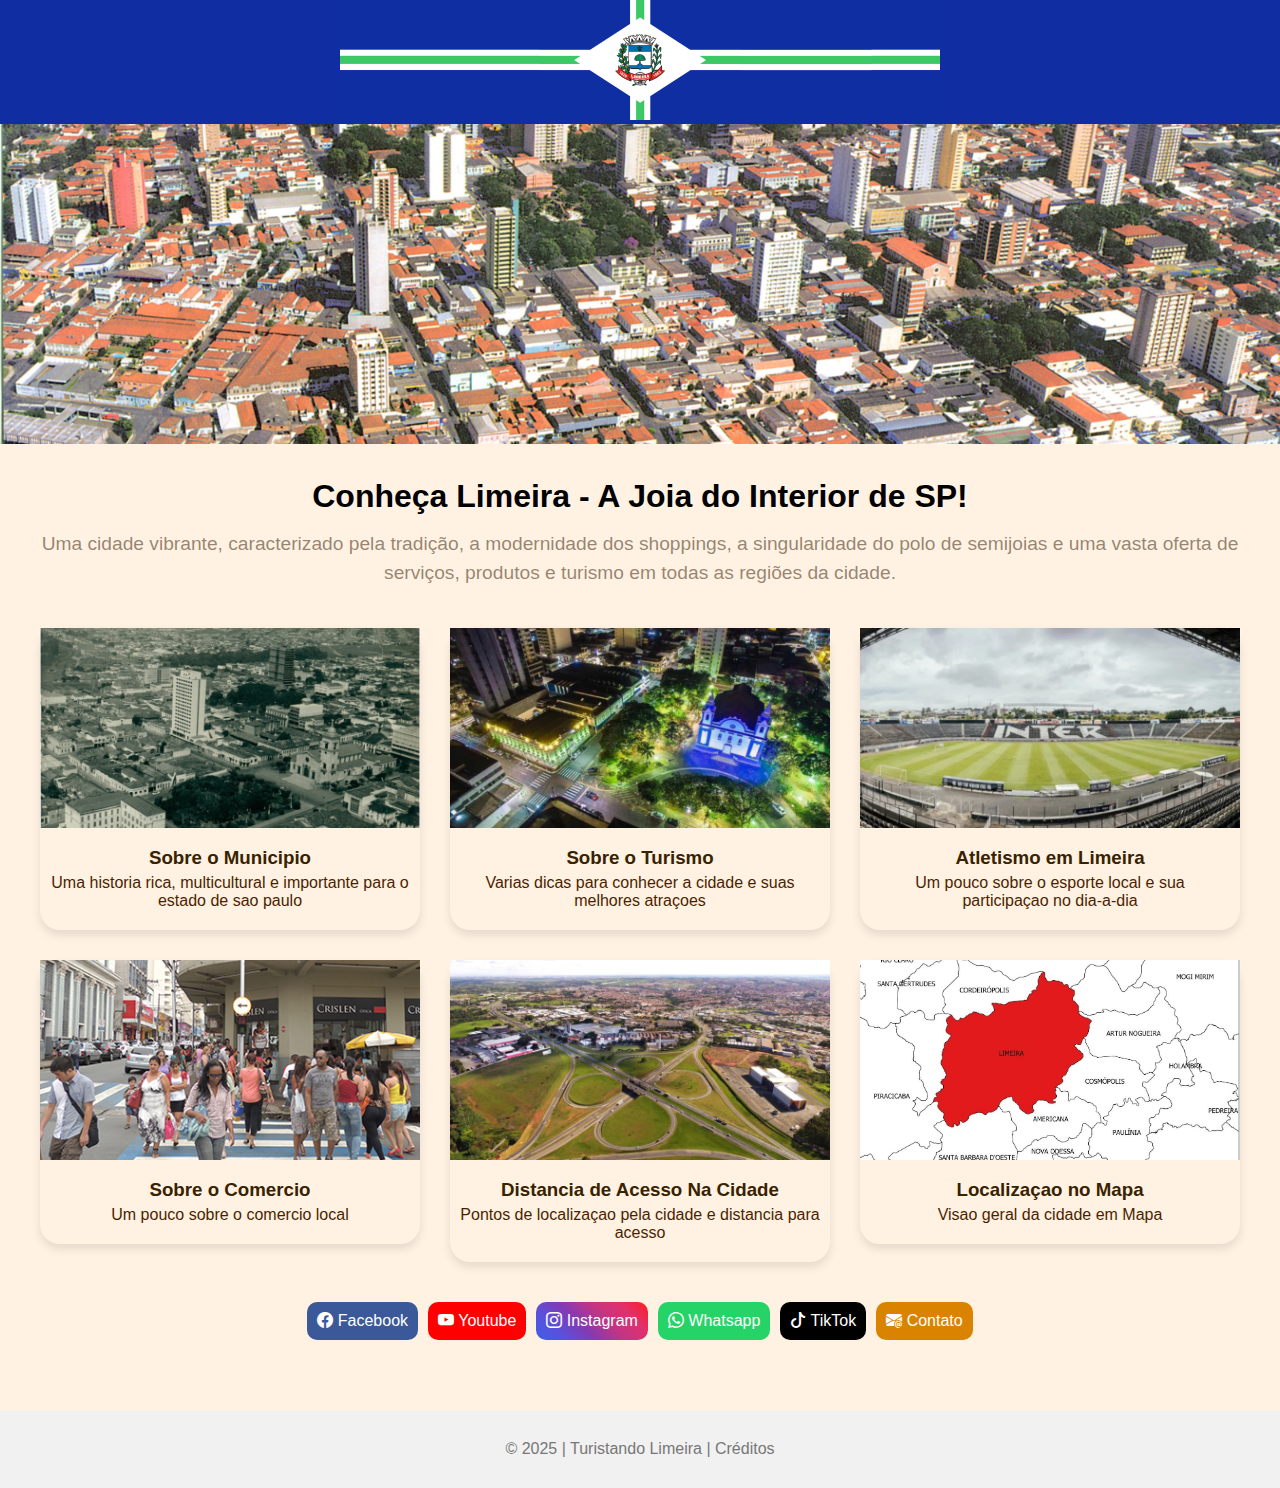
<file: index.html>
<!DOCTYPE html>
<html lang="pt-BR">

<!-- Página Inicial:
Banner com uma foto de algum ponto do município. 
Cards com links para as páginas do site. Cada card deverá ter uma imagem, o nome e uma breve descrição da página.
Botões com links para as páginas e perfis nas redes sociais. -->


<head>
    <meta charset="UTF-8">
    <meta name="viewport" content="width=device-width, initial-scale=1.0">
    <title>Turistando Limeira - Site Informativo Sobre a Cidade de Limeira</title>
    <meta name="description" content="Site informativo sobre a cidade de Limeira">
    <link rel="stylesheet" href="style.css">

</head>
<body>
    <header>
        <img src="imagens/cabecalho-bandeira.png" alt="Logo com a bandeira de limeira">
    </header>

<img class="banner" src="imagens/banner-limeira.png" alt="">

    <main>
       <section class="destaque">
            <h1>Conheça Limeira - A Joia do Interior de SP!</h1>
            <p>Uma cidade vibrante, caracterizado pela tradição, a modernidade dos shoppings, a singularidade do polo de semijoias e uma vasta oferta de serviços, produtos e turismo em todas as regiões da cidade.</p>
       </section>
       
       <section class="grid-home">

            <a href="municipio.html">
                <div class="card">
                    <img src="imagens/antiga-centro.png" alt="Imagem sobre o Municipio de limeira">
                    <h3>Sobre o Municipio</h3>
                    <p>Uma historia rica, multicultural e importante para o estado de sao paulo</p>
                </div>
            </a>
            <a href="turismo.html">
                <div class="card">
                    <img src="imagens/catedral-aereo.png" alt="Imagem sobre o Municipio de limeira">
                    <h3>Sobre o Turismo</h3>
                    <p>Varias dicas para conhecer a cidade e suas melhores atraçoes</p>
                </div>
            </a>
            <a href="esporte.html">
                <div class="card">
                    <img src="imagens/estadio-inter.png" alt="Imagem sobre o Municipio de limeira">
                    <h3>Atletismo em Limeira</h3>
                    <p>Um pouco sobre o esporte local e sua participaçao no dia-a-dia</p>
                </div>
            </a>
            <a href="comercio.html">
                <div class="card">
                    <img src="imagens/comercio.jpg" alt="Imagem sobre o Municipio de limeira">
                    <h3>Sobre o Comercio</h3>
                    <p>Um pouco sobre o comercio local</p>
                </div>
            </a>
            <a href="pontos.html">
                <div class="card">
                    <img src="imagens/acesso.png" alt="Imagem sobre o Municipio de limeira">
                    <h3>Distancia de Acesso Na Cidade</h3>
                    <p>Pontos de localizaçao pela cidade e distancia para acesso</p>
                </div>
            </a>
            <a href="localizacao.html">
                <div class="card">
                    <img src="imagens/mapa-limeira.jpg" alt="Imagem sobre o Municipio de limeira">
                    <h3>Localizaçao no Mapa</h3>
                    <p>Visao geral da cidade em Mapa</p>
                </div>
            </a>
        </section>
        
        <section class="redes-sociais">
            <a href="https://facebook.com" target="_blank"><i class="bi bi-facebook"></i> Facebook</a>
            <a href="https://youtube.com" target="_blank"><i class="bi bi-youtube"></i> Youtube</a>
            <a href="https://instagram.com" target="_blank"><i class="bi bi-instagram"></i> Instagram</a>
            <a href="https://whatsapp.com" target="_blank"><i class="bi bi-whatsapp"></i> Whatsapp</a>
            <a href="https://tiktok.com" target="_blank"><i class="bi bi-tiktok"></i> TikTok</a>
            <a href="contato.html"><i class="bi bi-envelope-at-fill"></i> Contato</a>
        </section>
    </main>

    <footer>
        &copy; 2025 | Turistando Limeira | Créditos
    </footer>

</body>
</html>
</file>
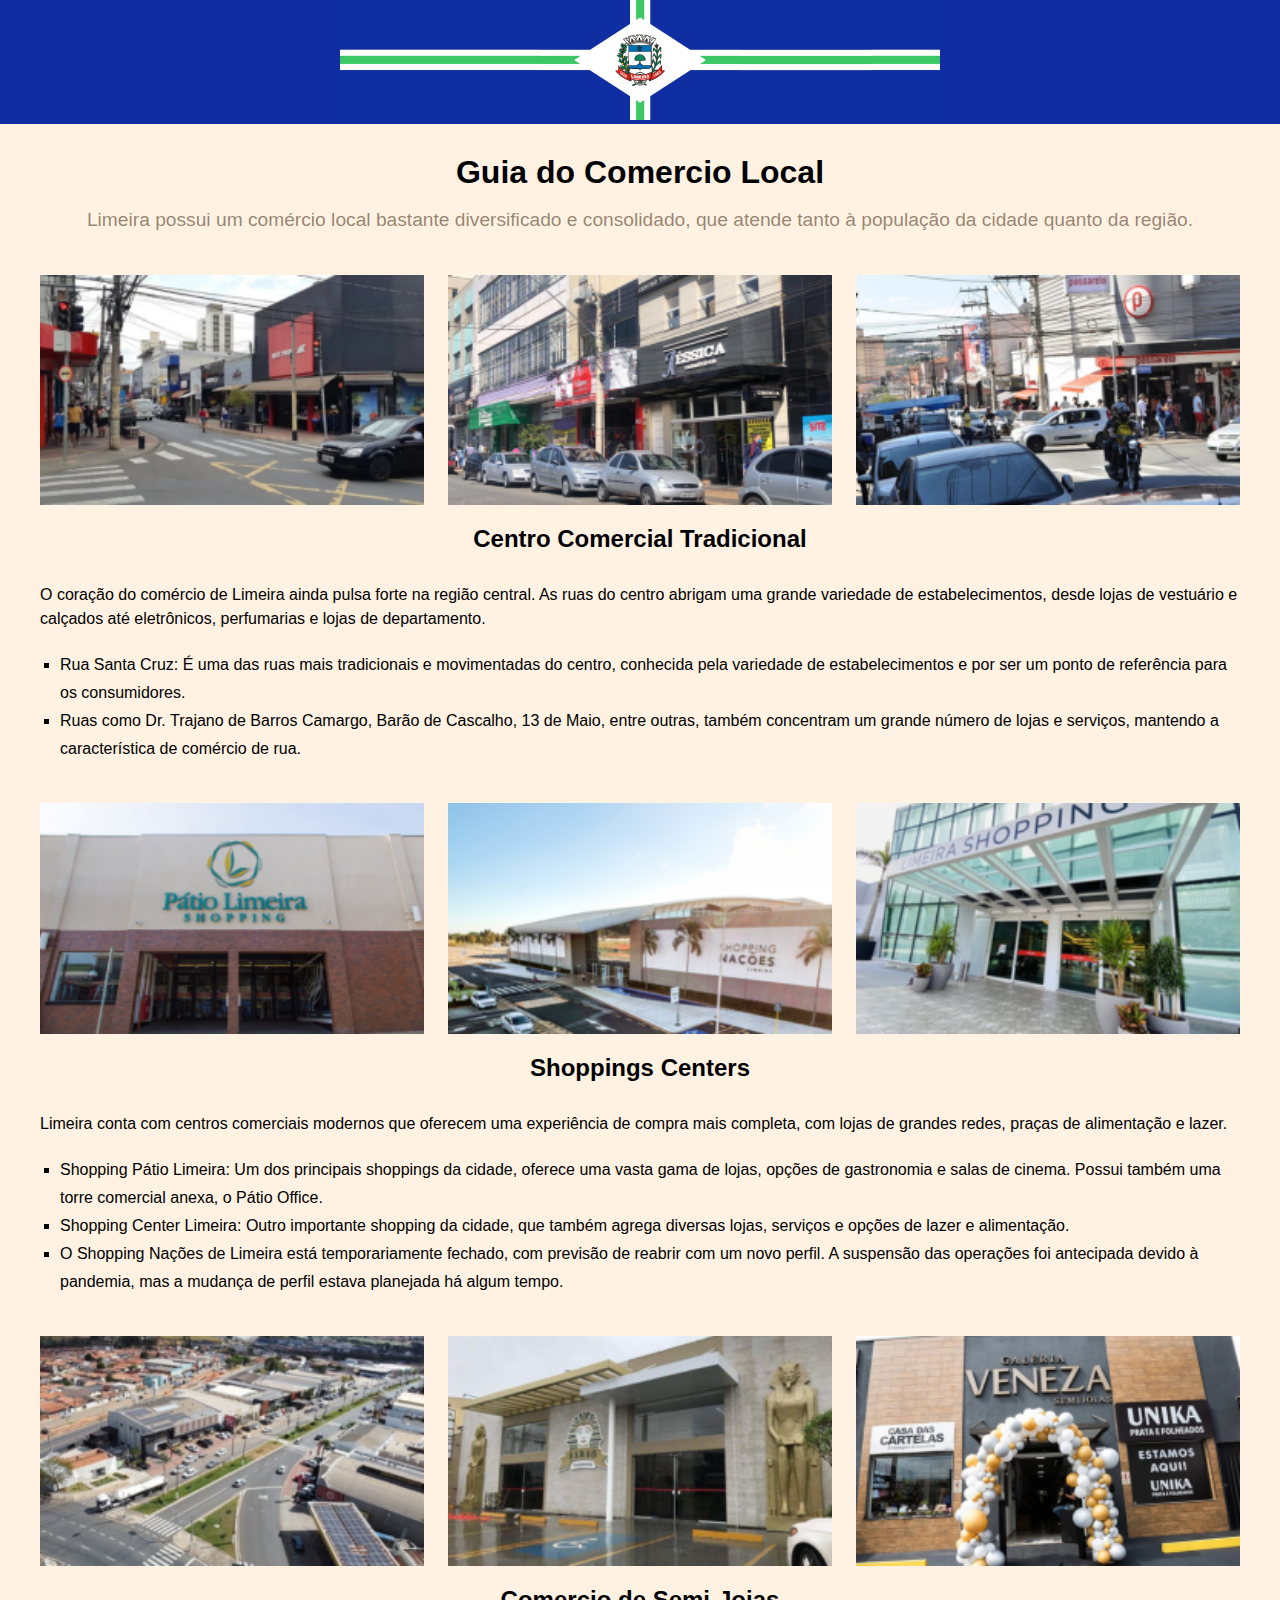
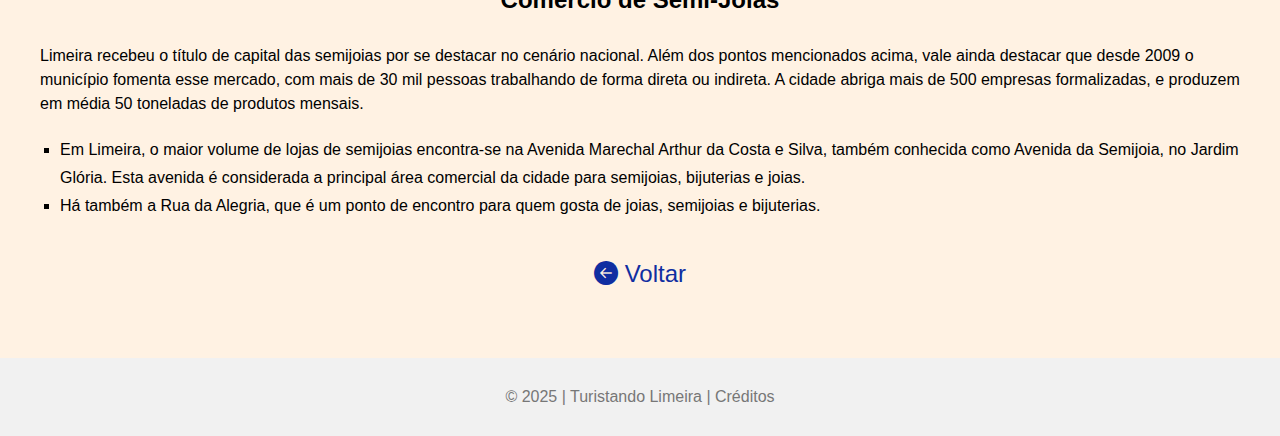
<file: comercio.html>
<!DOCTYPE html>
<html lang="pt-BR">

<!-- Comércio local
Página com informações dos principais centros de compras no município. Pode-se usar fotos, vídeos ou outros recursos.
Shopping, Principais supermercados, Outros pontos comerciais relevantes -->


<head>
    <meta charset="UTF-8">
    <meta name="viewport" content="width=device-width, initial-scale=1.0">
    <title>Turistando Limeira - Comercio Local</title>
    <meta name="description" content="Pagina com conteudo sobre a cidade de limeira">
    <link rel="stylesheet" href="style.css">
</head>

<body>
    <header>
        <img src="imagens/cabecalho-bandeira.png" alt="Cabeçalho da Pagina">
    </header>
    <main>
        <section class="destaque">
            <h1>Guia do Comercio Local</h1>
            <p>Limeira possui um comércio local bastante diversificado e consolidado, que atende tanto à população da cidade quanto da região.</p>
        </section>

        <section class="grid-comercio">
            <div class="turismo-miniatura">
                <img src="imagens/comercio-centro (1).png" alt="Imagem de Rua Movimentada na cidade de Limeira">
                <img src="imagens/comercio-centro (2).png" alt="Imagem de Rua Movimentada na cidade de Limeira">
                <img src="imagens/comercio-centro (3).png" alt="Imagem de Rua Movimentada na cidade de Limeira">
            </div>
            <div>
                 <h2>Centro Comercial Tradicional</h2>
                <p>O coração do comércio de Limeira ainda pulsa forte na região central. As ruas do centro abrigam uma grande variedade de estabelecimentos, desde lojas de vestuário e calçados até eletrônicos, perfumarias e lojas de departamento.</p>
                <ul>
                    <li>Rua Santa Cruz: É uma das ruas mais tradicionais e movimentadas do centro, conhecida pela variedade de estabelecimentos e por ser um ponto de referência para os consumidores.</li>
                    <li>Ruas como Dr. Trajano de Barros Camargo, Barão de Cascalho, 13 de Maio, entre outras, também concentram um grande número de lojas e serviços, mantendo a característica de comércio de rua.</li>
                </ul>
            </div> 
        </section>

        <section class="grid-comercio">
            <div class="turismo-miniatura">
                <img src="imagens/comercio-shopping (1).png" alt="Imagem de Faxada de Shopping Center">
                <img src="imagens/comercio-shopping (2).png" alt="Imagem de Faxada de Shopping Center">
                <img src="imagens/comercio-shopping (3).png" alt="Imagem de Faxada de Shopping Center">
            </div>
            <div>
                <h2>Shoppings Centers</h2>
            <p>Limeira conta com centros comerciais modernos que oferecem uma experiência de compra mais completa, com lojas de grandes redes, praças de alimentação e lazer.</p>
            <ul>
                <li>Shopping Pátio Limeira: Um dos principais shoppings da cidade, oferece uma vasta gama de lojas, opções de gastronomia e salas de cinema. Possui também uma torre comercial anexa, o Pátio Office.</li>
                <li>Shopping Center Limeira: Outro importante shopping da cidade, que também agrega diversas lojas, serviços e opções de lazer e alimentação.</li>
                <li>O Shopping Nações de Limeira está temporariamente fechado, com previsão de reabrir com um novo perfil. A suspensão das operações foi antecipada devido à pandemia, mas a mudança de perfil estava planejada há algum tempo. </li>
            </ul>
            </div>
        </section>

        <section class="grid-comercio">
            <div class="turismo-miniatura">
                <img src="imagens/comercio-joias (1).png" alt="Imagem de faxa de loja de semi-joias">
                <img src="imagens/comercio-joias (2).png" alt="Imagem de faxa de loja de semi-joias">
                <img src="imagens/comercio-joias (3).png" alt="Imagem de faxa de loja de semi-joias">
            </div>
            <div>
                <h2>Comercio de Semi-Joias</h2>
            <p>Limeira recebeu o título de capital das semijoias por se destacar no cenário nacional. Além dos pontos mencionados acima, vale ainda destacar que desde 2009 o município fomenta esse mercado, com mais de 30 mil pessoas trabalhando de forma direta ou indireta. A cidade abriga mais de 500 empresas formalizadas, e produzem em média 50 toneladas de produtos mensais.</p>
            <ul>
                <li>Em Limeira, o maior volume de lojas de semijoias encontra-se na Avenida Marechal Arthur da Costa e Silva, também conhecida como Avenida da Semijoia, no Jardim Glória. Esta avenida é considerada a principal área comercial da cidade para semijoias, bijuterias e joias. </li>
                <li>Há também a Rua da Alegria, que é um ponto de encontro para quem gosta de joias, semijoias e bijuterias. </li>
            </ul>
            </div>
        </section>

        <section class="voltar">
            <a href="index.html"><i class="bi bi-arrow-left-circle-fill"></i> Voltar</a>
        </section>

        <!-- <h2>Entre em Contato</h2>
        <section class="redes-sociais">
            <a href="contato.html" target="_blank"><i class="bi bi-envelope-at-fill"></i> Contato</a>
            <a href="https://facebook.com" target="_blank"><i class="bi bi-facebook"></i> Facebook</a>
            <a href="https://youtube.com" target="_blank"><i class="bi bi-youtube"></i> Youtube</a>
            <a href="https://instagram.com" target="_blank"><i class="bi bi-instagram"></i> Instagram</a>
            <a href="https://whatsapp.com" target="_blank"><i class="bi bi-whatsapp"></i> Whatsapp</a>
            <a href="https://tiktok.com" target="_blank"><i class="bi bi-tiktok"></i> TikTok</a>
        </section> -->

    </main>
    <footer>
        &copy; 2025 | Turistando Limeira | Créditos
    </footer>

</body>
</html>
</file>
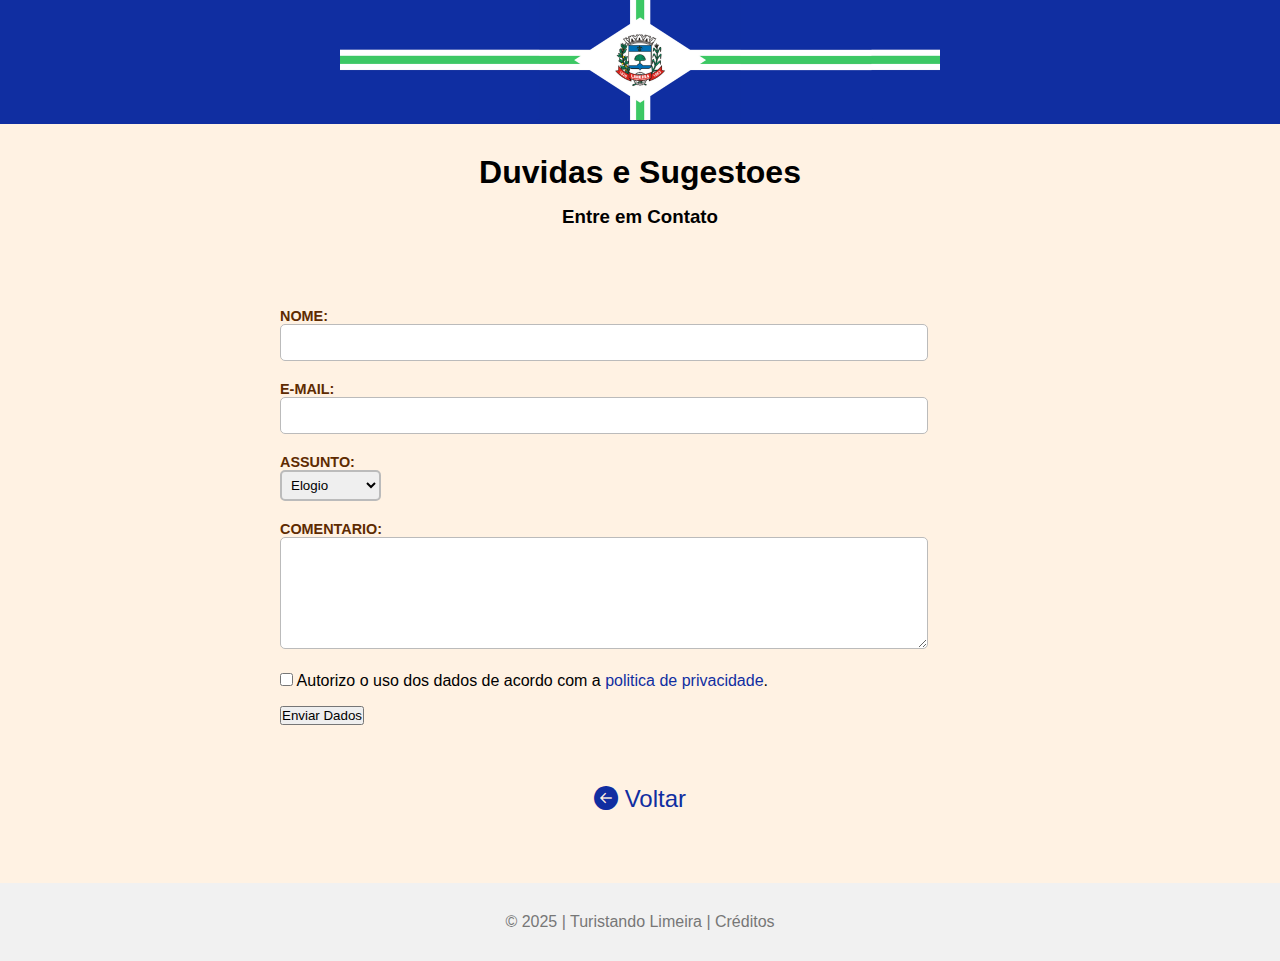
<file: contato.html>
<!DOCTYPE html>
<html lang="pt-BR">

<head>
    <meta charset="UTF-8">
    <meta name="viewport" content="width=device-width, initial-scale=1.0">
    <title>Turistando Limeira - Comercio Local</title>
    <meta name="description" content="Pagina com conteudo sobre a cidade de limeira">
    <link rel="stylesheet" href="style.css">
</head>

<body>
    <header>
        <img src="imagens/cabecalho-bandeira.png" alt="Cabeçalho da Pagina">
    </header>
    <main>
        <section class="destaque">
            <h1>Duvidas e Sugestoes</h1>
            <h3>Entre em Contato</h3>
        </section>

        <section class="grid-contato">

            <div>
                <form action="" method="post" name="form1" id="form1">
                    <div>
                        <label for="">Nome:</label>
                        <input type="text" id="nome" name="nome" required>
                    </div>

                    <div>
                        <label for="">E-mail:</label>
                        <input type="email" id="correio-eletronico" name="correio-eletronico" required>
                    </div>

                    <div>
                        <label for="">Assunto:</label>
                        <select name="assunto" id="assunto">
                            <option>- - - - - - -</option>
                            <option>Critica</option>
                            <option>Duvida</option>
                            <option>Sugestao</option>
                            <option selected>Elogio</option> <!-- seleciona como primeira opçao a ser mostrada na lista por padrao -->
                            <option>Informaçao</option>
                            <option>Outro</option>
                        </select>
                    </div>
                    <div>
                        <label for="">Comentario:</label>
                        <textarea name="comentario" id="comentario" rows="6"></textarea>
                    </div>

                    <div>
                        <input type="checkbox" name="lgpd" id="lgpd" value="sim">
                        Autorizo o uso dos dados de acordo com a <a href="#">politica de privacidade</a>.
                    </div>

                    <div>
                        <input type="submit" name="enviar" id="enviar" value="Enviar Dados"> <!-- linha de comando para botao de açao para submeter dados-->
                    </div>
                </form>
            </div>
            
        </section>

        <section class="voltar">
            <a href="index.html"><i class="bi bi-arrow-left-circle-fill"></i> Voltar</a>
        </section>

    </main>
    <footer>
       &copy; 2025 | Turistando Limeira | Créditos
    </footer>

</body>

</html>
</file>
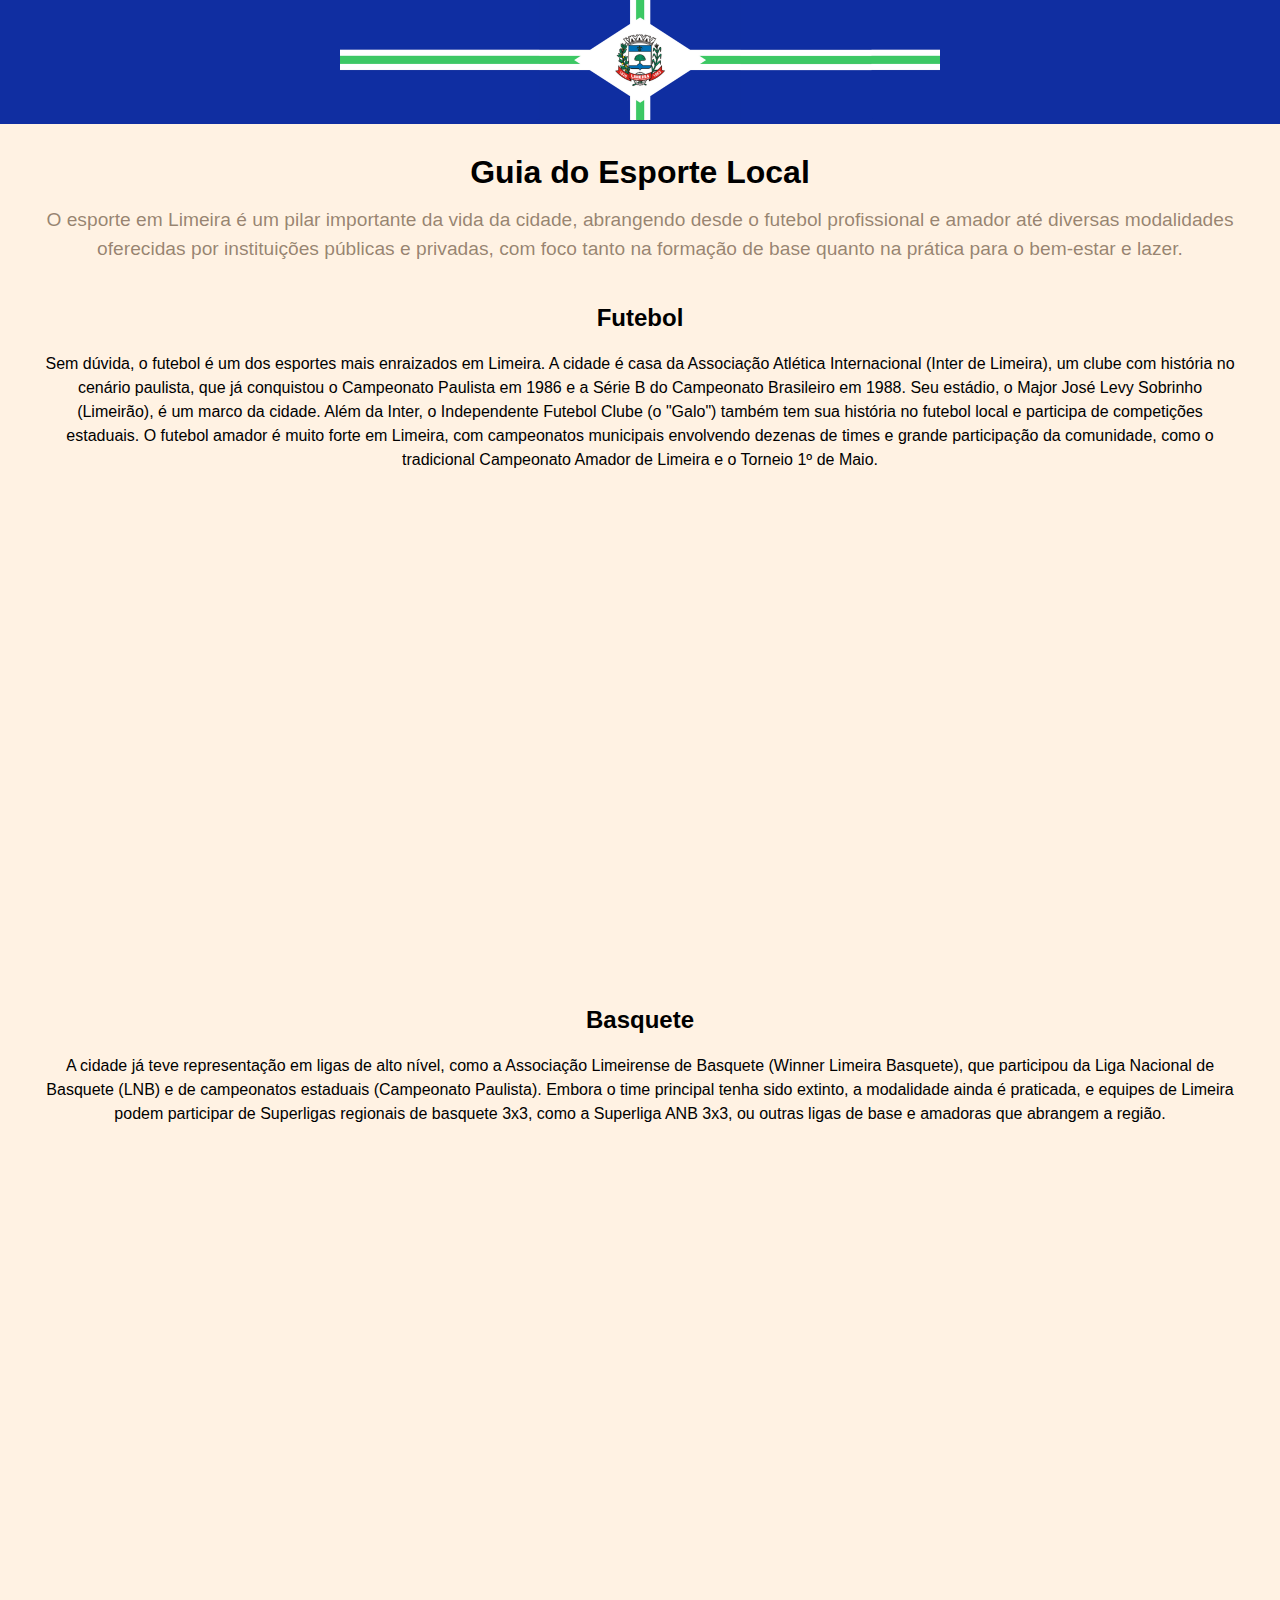
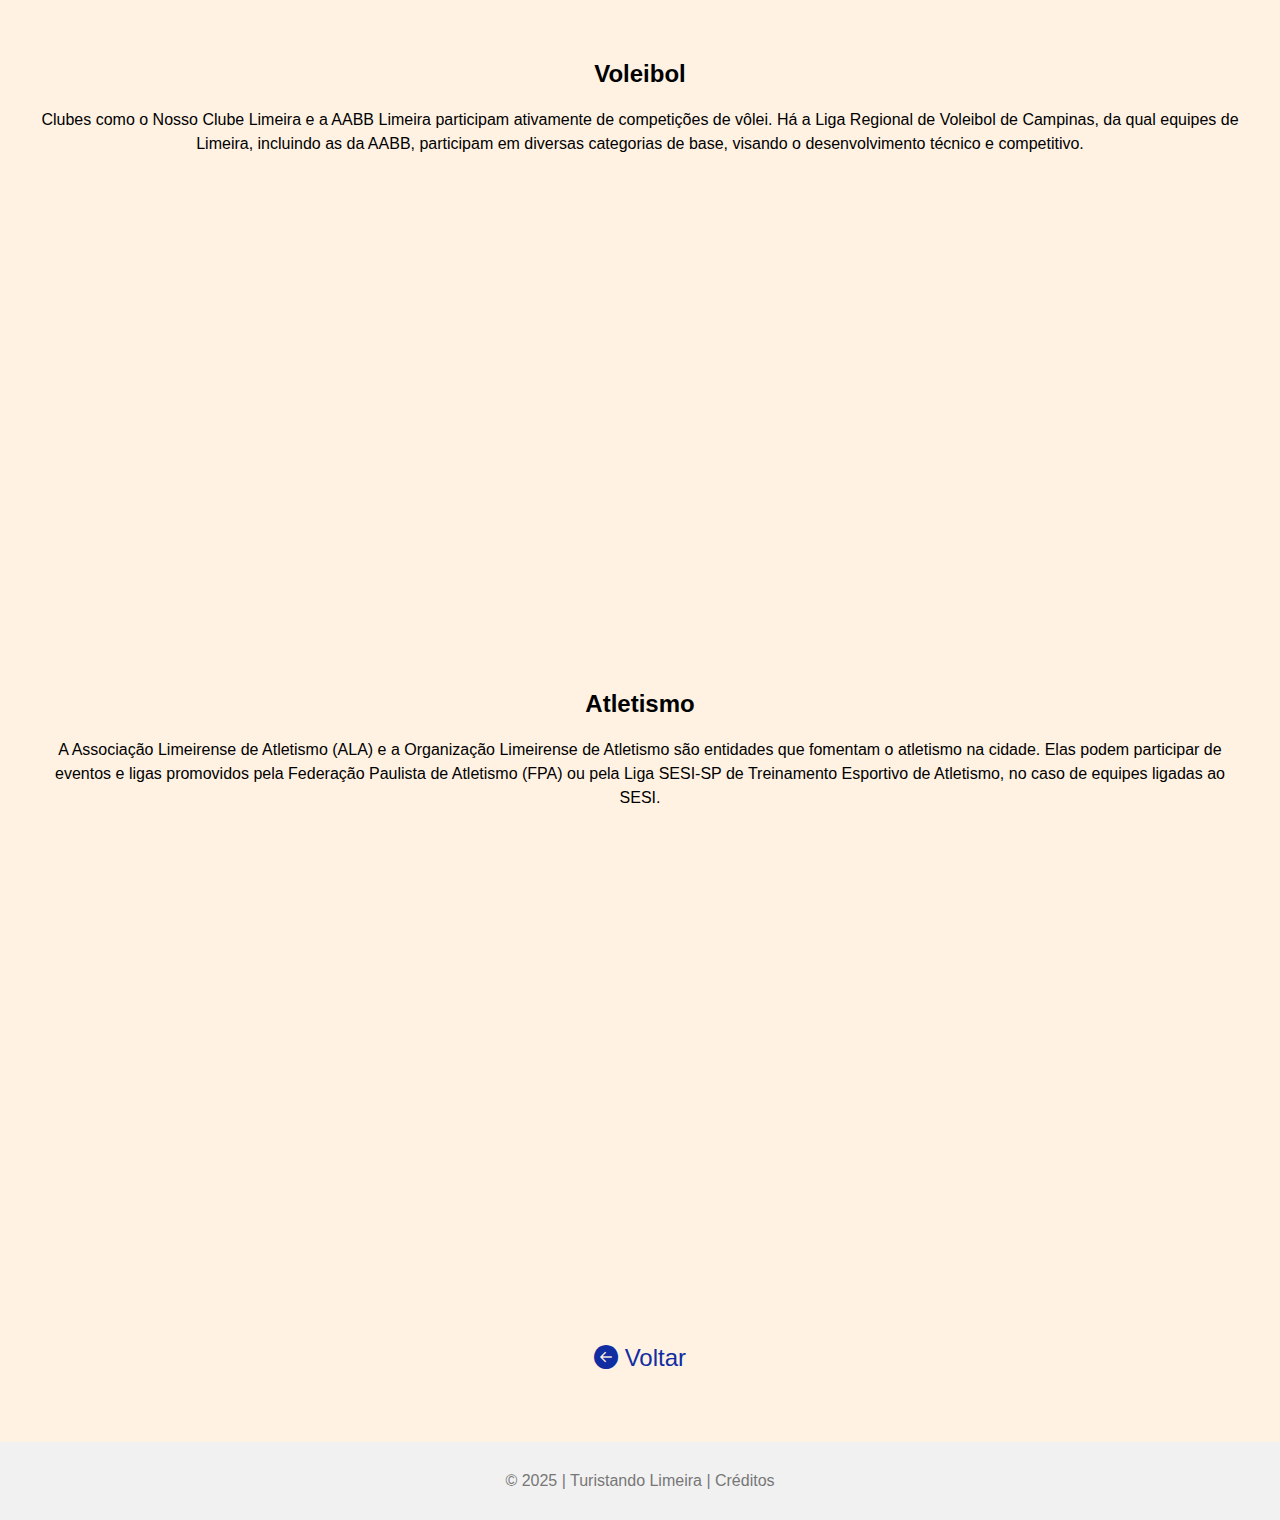
<file: esporte.html>
<!DOCTYPE html>
<html lang="pt-BR">

<!-- Esporte
Página com alguns vídeos sobre as principais modalidades esportivas com maior predomínio no município. 
Pode-se incluir fotos ou vídeos de estádios ou ginásio de esportes no município -->


<head>
    <meta charset="UTF-8">
    <meta name="viewport" content="width=device-width, initial-scale=1.0">
    <title>Turistando Limeira - Esporte Local</title>
    <meta name="description" content="Pagina com conteudo sobre a cidade de limeira">
    <link rel="stylesheet" href="style.css">
</head>

<body>
    <header>
        <img src="imagens/cabecalho-bandeira.png" alt="Cabeçalho da Pagina">
    </header>
    <main>
        <section class="destaque">
            <h1>Guia do Esporte Local</h1>
            <p>O esporte em Limeira é um pilar importante da vida da cidade, abrangendo desde o futebol profissional e
                amador até diversas modalidades oferecidas por instituições públicas e privadas, com foco tanto na
                formação de base quanto na prática para o bem-estar e lazer.</p>
        </section>
        <div>
            <section class="grid-esporte">
                <h2>Futebol</h2>
                <p>Sem dúvida, o futebol é um dos esportes mais enraizados em Limeira. A cidade é casa da Associação
                    Atlética Internacional (Inter de Limeira), um clube com história no cenário paulista, que já
                    conquistou o Campeonato Paulista em 1986 e a Série B do Campeonato Brasileiro em 1988. Seu estádio,
                    o Major José Levy Sobrinho (Limeirão), é um marco da cidade. Além da Inter, o Independente Futebol
                    Clube (o "Galo") também tem sua história no futebol local e participa de competições estaduais. O
                    futebol amador é muito forte em Limeira, com campeonatos municipais envolvendo dezenas de times e
                    grande participação da comunidade, como o tradicional Campeonato Amador de Limeira e o Torneio 1º de
                    Maio.</p>
                <iframe width="560" height="315" src="https://www.youtube.com/embed/JcVdiVbMdbw?si=sCjUxa0BQq6SN798" title="YouTube video player" frameborder="0" allow="accelerometer; autoplay; clipboard-write; encrypted-media; gyroscope; picture-in-picture; web-share" referrerpolicy="strict-origin-when-cross-origin" allowfullscreen></iframe>
            </section>

            <section class="grid-esporte">
                <h2>Basquete</h2>
                <p>A cidade já teve representação em ligas de alto nível, como a Associação Limeirense de Basquete
                    (Winner Limeira Basquete), que participou da Liga Nacional de Basquete (LNB) e de campeonatos
                    estaduais (Campeonato Paulista). Embora o time principal tenha sido extinto, a modalidade ainda é
                    praticada, e equipes de Limeira podem participar de Superligas regionais de basquete 3x3, como a
                    Superliga ANB 3x3, ou outras ligas de base e amadoras que abrangem a região.</p>
                <iframe width="560" height="315" src="https://www.youtube.com/embed/dmiko41k8JI?si=Y50FUMI9rV2_q4D3" title="YouTube video player" frameborder="0" allow="accelerometer; autoplay; clipboard-write; encrypted-media; gyroscope; picture-in-picture; web-share" referrerpolicy="strict-origin-when-cross-origin" allowfullscreen></iframe>
            </section>

            <section class="grid-esporte">
                <h2>Voleibol</h2>
                <p>Clubes como o Nosso Clube Limeira e a AABB Limeira participam ativamente de competições de vôlei. Há
                    a Liga Regional de Voleibol de Campinas, da qual equipes de Limeira, incluindo as da AABB,
                    participam em diversas categorias de base, visando o desenvolvimento técnico e competitivo.</p>
                <iframe width="560" height="315" src="https://www.youtube.com/embed/202ZJ28EruA?si=BBccT88yUKTkVvCM" title="YouTube video player" frameborder="0" allow="accelerometer; autoplay; clipboard-write; encrypted-media; gyroscope; picture-in-picture; web-share" referrerpolicy="strict-origin-when-cross-origin" allowfullscreen></iframe>
        </section>

        <section class="grid-esporte">
            <h2>Atletismo</h2>
            <p>A Associação Limeirense de Atletismo (ALA) e a Organização Limeirense de Atletismo são entidades que
                fomentam o atletismo na cidade. Elas podem participar de eventos e ligas promovidos pela Federação
                Paulista de Atletismo (FPA) ou pela Liga SESI-SP de Treinamento Esportivo de Atletismo, no caso de
                equipes ligadas ao SESI.</p>
            <iframe width="560" height="315" src="https://www.youtube.com/embed/IqEVnKj1kiI?si=a2hxnWsM1Prhstrg" title="YouTube video player" frameborder="0" allow="accelerometer; autoplay; clipboard-write; encrypted-media; gyroscope; picture-in-picture; web-share" referrerpolicy="strict-origin-when-cross-origin" allowfullscreen></iframe>
        </div>
        </section>

        <section class="voltar">
            <a href="index.html"><i class="bi bi-arrow-left-circle-fill"></i> Voltar</a>
        </section>

        <!-- <h2>Acesse Nossa Redes</h2>
        <section class="redes-sociais">
            <a href="https://facebook.com" target="_blank"><i class="bi bi-facebook"></i> Facebook</a>
            <a href="https://youtube.com" target="_blank"><i class="bi bi-youtube"></i> Youtube</a>
            <a href="https://instagram.com" target="_blank"><i class="bi bi-instagram"></i> Instagram</a>
            <a href="https://whatsapp.com" target="_blank"><i class="bi bi-whatsapp"></i> Whatsapp</a>
            <a href="https://tiktok.com" target="_blank"><i class="bi bi-tiktok"></i> TikTok</a>
        </section> -->

    </main>
    <footer>
        &copy; 2025 | Turistando Limeira | Créditos
    </footer>

</body>

</html>
</file>
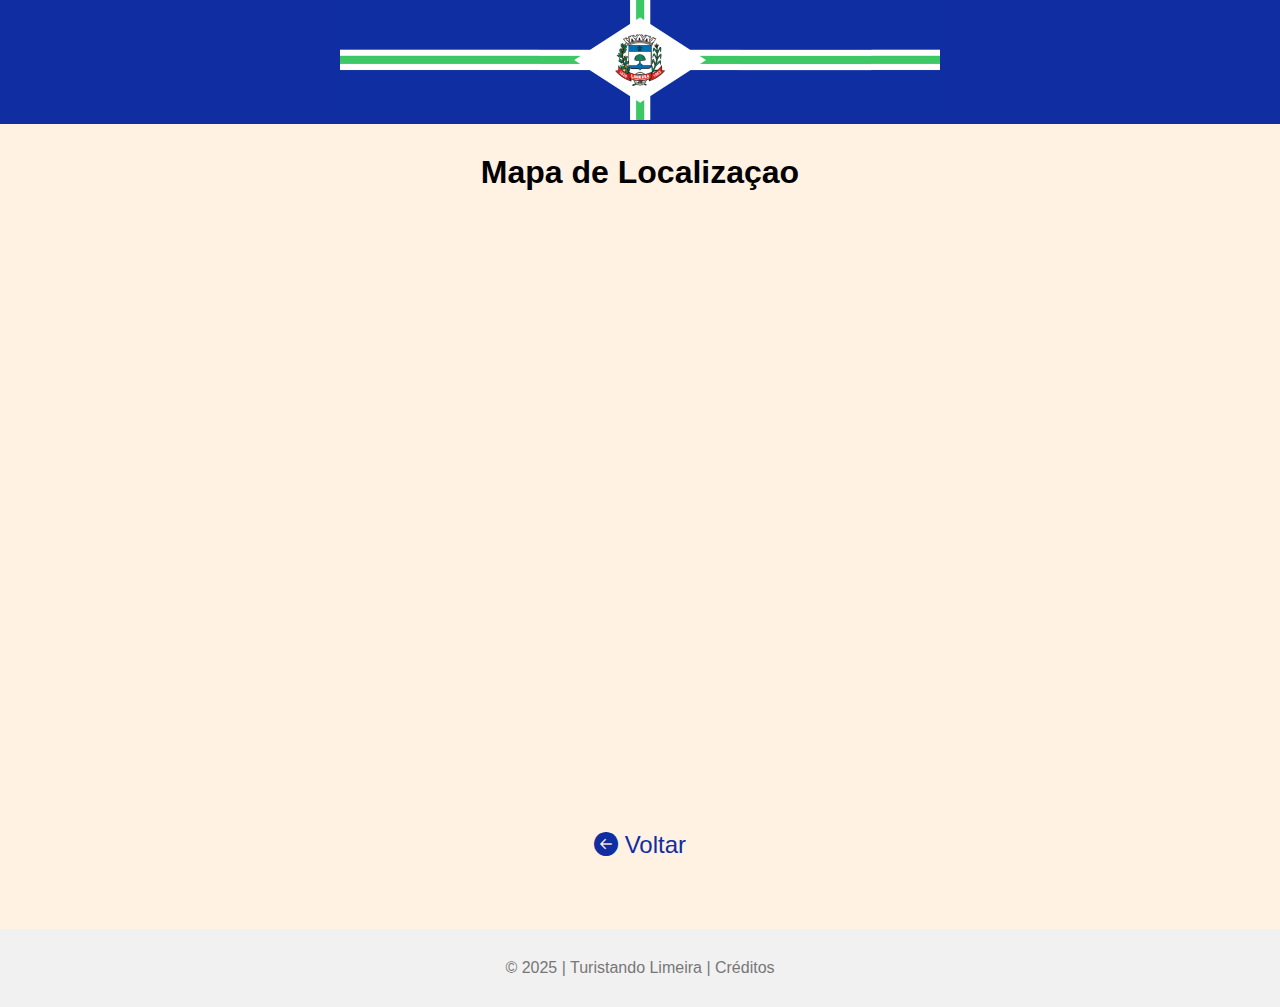
<file: localizacao.html>
<!DOCTYPE html>
<html lang="pt-BR">

<!-- Localização
Página com os seguintes mapas: Ampliado mostrando o município de Limeira, 
Reduzido mostrando apenas a cidade, Street View focando um ponto relevante da cidade -->

<head>
    <meta charset="UTF-8">
    <meta name="viewport" content="width=device-width, initial-scale=1.0">
    <title>Turistando Limeira - Localizaçao</title>
    <meta name="description" content="Pagina com conteudo sobre a cidade de limeira">
    <link rel="stylesheet" href="style.css">
</head>

<body>
    <header>
        <img src="imagens/cabecalho-bandeira.png" alt="Cabeçalho da Pagina">
    </header>
    <main>
        <section class="destaque">
            <h1>Mapa de Localizaçao</h1>

        <section class="grid-localizacao">
            <iframe src="https://www.google.com/maps/embed?pb=!1m14!1m12!1m3!1d24785.265860615717!2d-47.41080401502746!3d-22.565941451467157!2m3!1f0!2f0!3f0!3m2!1i1024!2i768!4f13.1!5e0!3m2!1spt-BR!2sbr!4v1748119634186!5m2!1spt-BR!2sbr" width="600" height="450" style="border:0;" allowfullscreen="" loading="lazy" referrerpolicy="no-referrer-when-downgrade"></iframe>
        </section>

        <section class="voltar">
            <a href="index.html"><i class="bi bi-arrow-left-circle-fill"></i> Voltar</a>
        </section>

        <!-- <h2>Acesse Nossa Redes</h2>
        <section class="redes-sociais">
            <a href="https://facebook.com" target="_blank"><i class="bi bi-facebook"></i> Facebook</a>
            <a href="https://youtube.com" target="_blank"><i class="bi bi-youtube"></i> Youtube</a>
            <a href="https://instagram.com" target="_blank"><i class="bi bi-instagram"></i> Instagram</a>
            <a href="https://whatsapp.com" target="_blank"><i class="bi bi-whatsapp"></i> Whatsapp</a>
            <a href="https://tiktok.com" target="_blank"><i class="bi bi-tiktok"></i> TikTok</a>
        </section> -->

    </main>
    <footer>
        &copy; 2025 | Turistando Limeira | Créditos
    </footer>

</body>

</html>
</file>
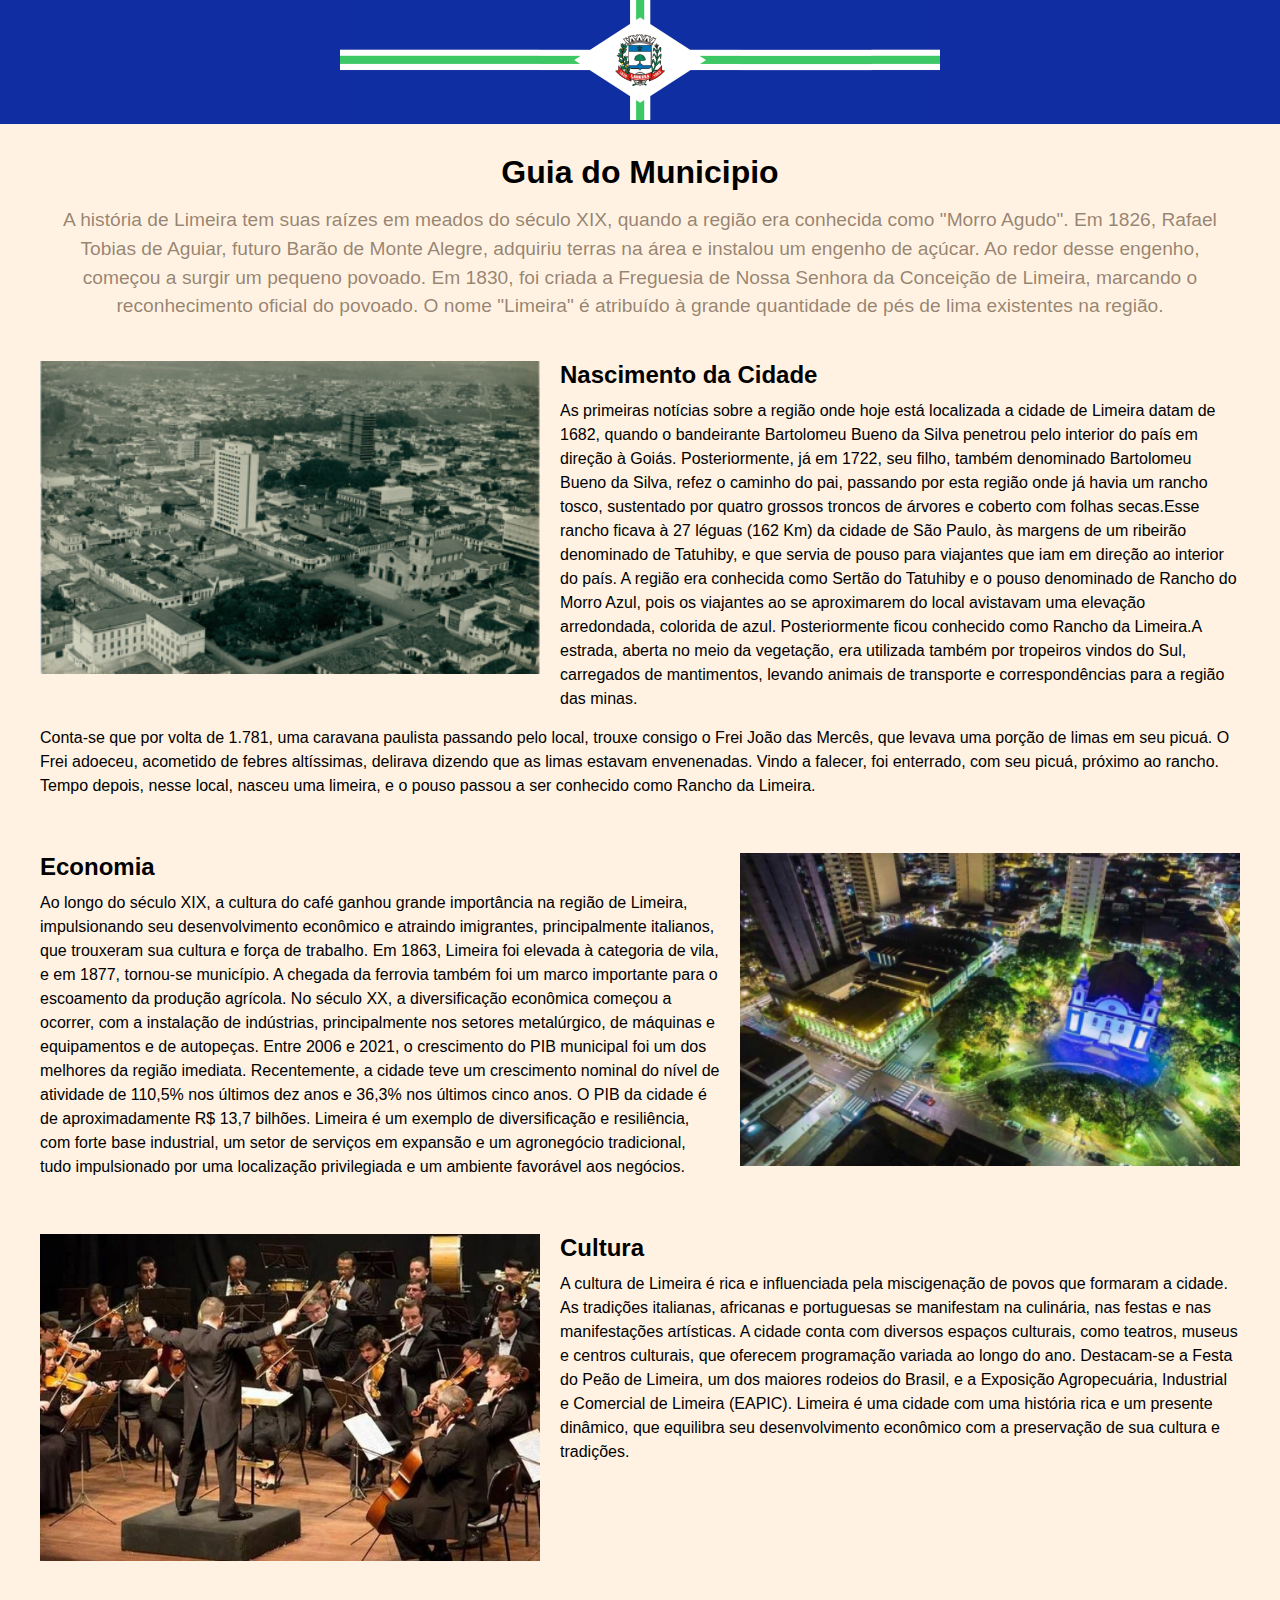
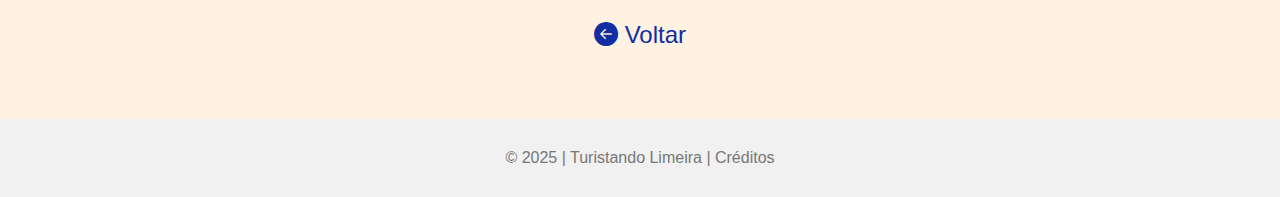
<file: municipio.html>
<!DOCTYPE html>
<html lang="pt-BR">

<!-- Sobre o município -->
<!-- •	Página com textos informativos sobre Limeira, sua história, economia e cultura, acompanhados de imagens ilustrativas
(como o Parque Cidade, a Praça Toledo Barros e o Museu Histórico). -->

<head>
    <meta charset="UTF-8">
    <meta name="viewport" content="width=device-width, initial-scale=1.0">
    <title>Turistando Limeira - Municipio de Limeira</title>
    <meta name="description" content="Pagina com conteudo sobre a cidade de limeira">
    <link rel="stylesheet" href="style.css">
</head>

<body>
    <header>
        <img src="imagens/cabecalho-bandeira.png" alt="Cabeçalho da Pagina">
    </header>

    <main>
        <section class="destaque">
            <h1>Guia do Municipio</h1>
            <p>A história de Limeira tem suas raízes em meados do século XIX, quando a região era conhecida como "Morro Agudo". Em 1826, Rafael Tobias de Aguiar, futuro Barão de Monte Alegre, adquiriu terras na área e instalou um engenho de açúcar. Ao redor desse engenho, começou a surgir um pequeno povoado. Em 1830, foi criada a Freguesia de Nossa Senhora da Conceição de Limeira, marcando o reconhecimento oficial do povoado. O nome "Limeira" é atribuído à grande quantidade de pés de lima existentes na região.</p>
        </section>

        <section class="grid-municipio">
            <div>
                <img class="foto-municipio" src="imagens/antiga-centro.png" alt="Imagem sobre o Municipio de limeira">
                <h2>Nascimento da Cidade</h2>
                <p>As primeiras notícias sobre a região onde hoje está localizada a cidade de Limeira datam de 1682, quando o bandeirante Bartolomeu Bueno da Silva penetrou pelo interior do país em direção à Goiás. Posteriormente, já em 1722, seu filho, também denominado Bartolomeu Bueno da Silva, refez o caminho do pai, passando por esta região onde já havia um rancho tosco, sustentado por quatro grossos troncos de árvores e coberto com folhas secas.Esse rancho ficava à 27 léguas (162 Km) da cidade de São Paulo, às margens de um ribeirão denominado de Tatuhiby, e que servia de pouso para viajantes que iam em direção ao interior do país. A região era conhecida como Sertão do Tatuhiby e o pouso denominado de Rancho do Morro Azul, pois os viajantes ao se aproximarem do local avistavam uma elevação arredondada, colorida de azul. Posteriormente ficou conhecido como Rancho da Limeira.A estrada, aberta no meio da vegetação, era utilizada também por tropeiros vindos do Sul, carregados de mantimentos, levando animais de transporte e correspondências para a região das minas.</p>
                <p>Conta-se que por volta de 1.781, uma caravana paulista passando pelo local, trouxe consigo o Frei João das Mercês, que levava uma porção de limas em seu picuá. O Frei adoeceu, acometido de febres altíssimas, delirava dizendo que as limas estavam envenenadas. Vindo a falecer, foi enterrado, com seu picuá, próximo ao rancho. Tempo depois, nesse local, nasceu uma limeira, e o pouso passou a ser conhecido como Rancho da Limeira.</p>
            </div>
        </section>
        
        <section class="grid-municipio">
            <div>
                <img class="foto-catedral" src="imagens/catedral-aereo.png" alt="Imagem sobre o Municipio de limeira">
                <h2>Economia</h2>
                <p>Ao longo do século XIX, a cultura do café ganhou grande importância na região de Limeira, impulsionando seu desenvolvimento econômico e atraindo imigrantes, principalmente italianos, que trouxeram sua cultura e força de trabalho. Em 1863, Limeira foi elevada à categoria de vila, e em 1877, tornou-se município. A chegada da ferrovia também foi um marco importante para o escoamento da produção agrícola. No século XX, a diversificação econômica começou a ocorrer, com a instalação de indústrias, principalmente nos setores metalúrgico, de máquinas e equipamentos e de autopeças.
                Entre 2006 e 2021, o crescimento do PIB municipal foi um dos melhores da região imediata. Recentemente, a cidade teve um crescimento nominal do nível de atividade de 110,5% nos últimos dez anos e 36,3% nos últimos cinco anos. O PIB da cidade é de aproximadamente R$ 13,7 bilhões.
                Limeira é um exemplo de diversificação e resiliência, com forte base industrial, um setor de serviços em expansão e um agronegócio tradicional, tudo impulsionado por uma localização privilegiada e um ambiente favorável aos negócios.
                </p>
            </div>
        </section>

        <section class="grid-municipio">
            <div>
                <img class="foto-municipio" src="imagens/cultura-orquestra.jpg" alt="Imagem sobre o Municipio de limeira">
                <h2>Cultura</h2>
                <p>A cultura de Limeira é rica e influenciada pela miscigenação de povos que formaram a cidade. As tradições italianas, africanas e portuguesas se manifestam na culinária, nas festas e nas manifestações artísticas. A cidade conta com diversos espaços culturais, como teatros, museus e centros culturais, que oferecem programação variada ao longo do ano. Destacam-se a Festa do Peão de Limeira, um dos maiores rodeios do Brasil, e a Exposição Agropecuária, Industrial e Comercial de Limeira (EAPIC).
                Limeira é uma cidade com uma história rica e um presente dinâmico, que equilibra seu desenvolvimento econômico com a preservação de sua cultura e tradições.</p>
            </div>
        </section>

        <section class="voltar">
            <a href="index.html"><i class="bi bi-arrow-left-circle-fill"></i> Voltar</a>
        </section>

        <!-- <h2>Acesse Nossa Redes</h2>
        <section class="redes-sociais">
            <a href="https://facebook.com" target="_blank"><i class="bi bi-facebook"></i> Facebook</a>
            <a href="https://youtube.com" target="_blank"><i class="bi bi-youtube"></i> Youtube</a>
            <a href="https://instagram.com" target="_blank"><i class="bi bi-instagram"></i> Instagram</a>
            <a href="https://whatsapp.com" target="_blank"><i class="bi bi-whatsapp"></i> Whatsapp</a>
            <a href="https://tiktok.com" target="_blank"><i class="bi bi-tiktok"></i> TikTok</a>
        </section> -->

    </main>
    <footer>
        &copy; 2025 | Turistando Limeira | Créditos
    </footer>

</body>

</html>
</file>
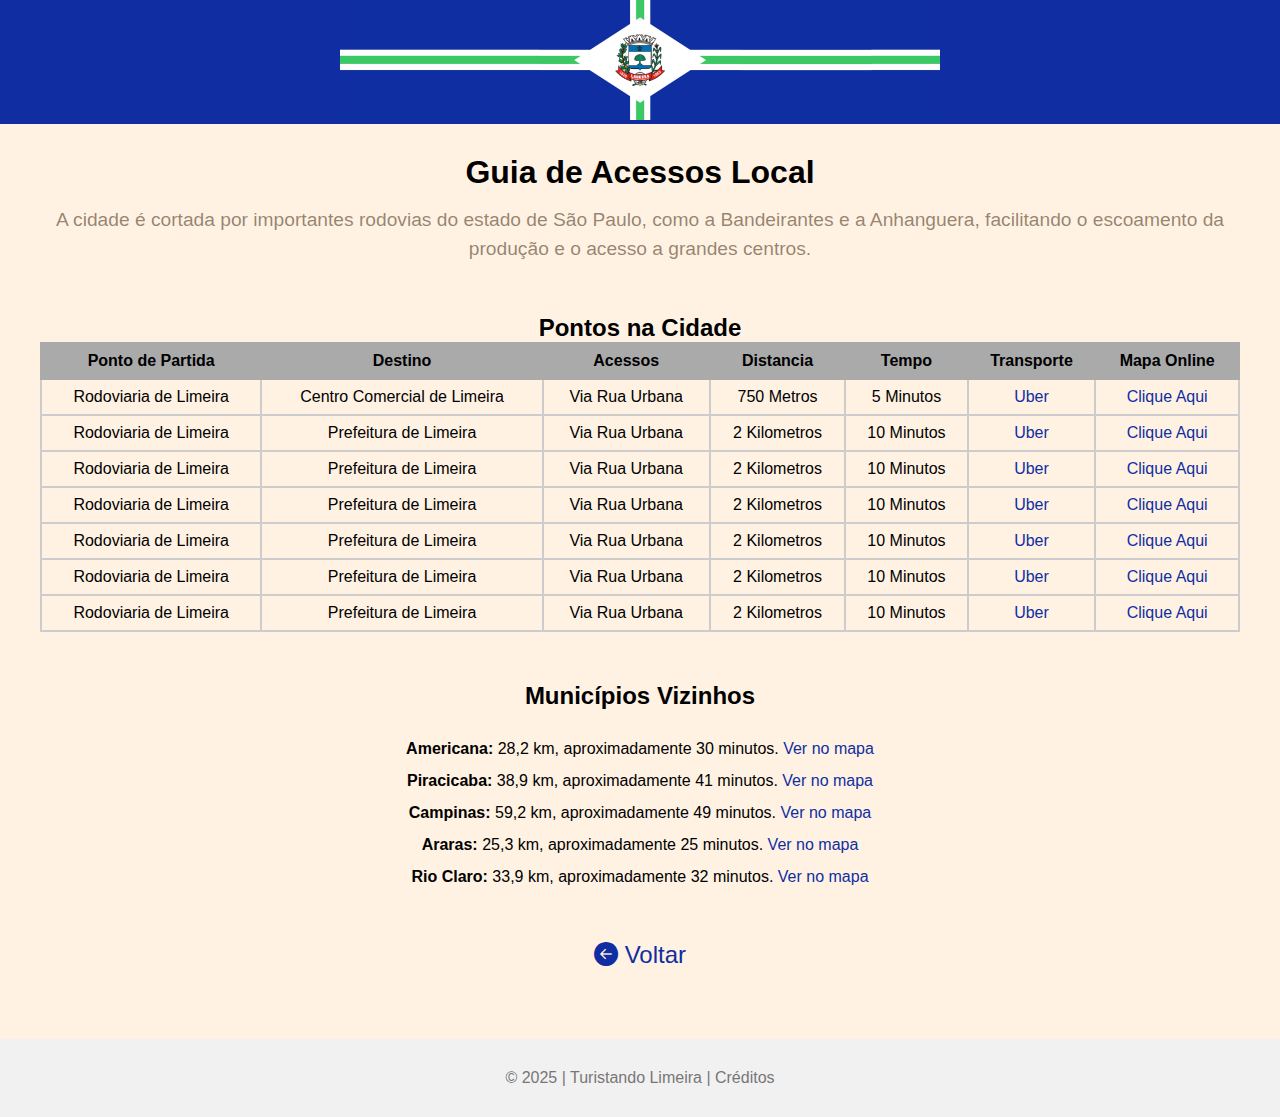
<file: pontos.html>
<!DOCTYPE html>
<html lang="pt-BR">

<!-- Tabela de distâncias -->
<!-- Página com TABELAS de distâncias de: Limeira a outras cidades do estado de São Paulo
e do Brasil Centro da cidade para outros pontos importantes no município -->

<head>
    <meta charset="UTF-8">
    <meta name="viewport" content="width=device-width, initial-scale=1.0">
    <title>Turistando Limeira - Acessos Local</title>
    <meta name="description" content="Pagina com conteudo sobre a cidade de limeira">
    <link rel="stylesheet" href="style.css">
</head>

<body>
    <header>
        <img src="imagens/cabecalho-bandeira.png" alt="Cabeçalho da Pagina">
    </header>
    <main>
        <section class="destaque">
            <h1>Guia de Acessos Local</h1>
            <p>A cidade é cortada por importantes rodovias do estado de São Paulo, como a Bandeirantes e a Anhanguera,
                facilitando o escoamento da produção e o acesso a grandes centros.</p>
        </section>

        <section class="grid-pontos">
            <div class="rolagem">
                <h2>Pontos na Cidade</h2>
                <table class="tabela1">
                    <thead>
                        <tr>                            <!--<TR> Cria uma Linha -->
                            <th>Ponto de Partida</th>             <!--<TH> Cria uma Coluna de cabeçalho -->
                            <th>Destino</th>
                            <th>Acessos</th>
                            <th>Distancia</th>
                            <th>Tempo</th>
                            <th>Transporte</th>
                            <th>Mapa Online</th>
                        </tr>
                    </thead>
                    <tbody>
                        <tr>
                            <td>Rodoviaria de Limeira</td>                <!--<TH> Cria uma Coluna comum -->
                            <td>Centro Comercial de Limeira</td>
                            <td>Via Rua Urbana</td>
                            <td>750 Metros</td>
                            <td>5 Minutos</td>
                            <td><a href="https://www.uber.com/br/pt-br/?_pec=no">Uber</a></td>
                            <td><a href="https://maps.app.goo.gl/kQLi8guQx4Nwwnbk6">Clique Aqui</a></td>
                        </tr>
                        <tr>
                            <td>Rodoviaria de Limeira</td>
                            <td>Prefeitura de Limeira</td>
                            <td>Via Rua Urbana</td>
                            <td>2 Kilometros</td>
                            <td>10 Minutos</td>
                            <td><a href="https://www.uber.com/br/pt-br/?_pec=no">Uber</a></td>
                            <td><a href="https://maps.app.goo.gl/KykBbKYik29j2mK49">Clique Aqui</a></td>
                        </tr>
                        <tr>
                            <td>Rodoviaria de Limeira</td>
                            <td>Prefeitura de Limeira</td>
                            <td>Via Rua Urbana</td>
                            <td>2 Kilometros</td>
                            <td>10 Minutos</td>
                            <td><a href="https://www.uber.com/br/pt-br/?_pec=no">Uber</a></td>
                            <td><a href="https://maps.app.goo.gl/38sESi89cMEw54386">Clique Aqui</a></td>
                        </tr>
                        <tr>
                            <td>Rodoviaria de Limeira</td>
                            <td>Prefeitura de Limeira</td>
                            <td>Via Rua Urbana</td>
                            <td>2 Kilometros</td>
                            <td>10 Minutos</td>
                            <td><a href="https://www.uber.com/br/pt-br/?_pec=no">Uber</a></td>
                            <td><a href="https://maps.app.goo.gl/KykBbKYik29j2mK49">Clique Aqui</a></td>
                        </tr>
                        <tr>
                            <td>Rodoviaria de Limeira</td>
                            <td>Prefeitura de Limeira</td>
                            <td>Via Rua Urbana</td>
                            <td>2 Kilometros</td>
                            <td>10 Minutos</td>
                            <td><a href="https://www.uber.com/br/pt-br/?_pec=no">Uber</a></td>
                            <td><a href="https://maps.app.goo.gl/KykBbKYik29j2mK49">Clique Aqui</a></td>
                        </tr>
                        <tr>
                            <td>Rodoviaria de Limeira</td>
                            <td>Prefeitura de Limeira</td>
                            <td>Via Rua Urbana</td>
                            <td>2 Kilometros</td>
                            <td>10 Minutos</td>
                            <td><a href="https://www.uber.com/br/pt-br/?_pec=no">Uber</a></td>
                            <td><a href="https://maps.app.goo.gl/KykBbKYik29j2mK49">Clique Aqui</a></td>
                        </tr>
                        <tr>
                            <td>Rodoviaria de Limeira</td>
                            <td>Prefeitura de Limeira</td>
                            <td>Via Rua Urbana</td>
                            <td>2 Kilometros</td>
                            <td>10 Minutos</td>
                            <td><a href="https://www.uber.com/br/pt-br/?_pec=no">Uber</a></td>
                            <td><a href="https://maps.app.goo.gl/KykBbKYik29j2mK49">Clique Aqui</a></td>
                        </tr>
                    </tbody>
                </table>
            </div>

        <section class="grid-pontos">
            <div>
                <h2>Municípios Vizinhos</h2>
                <ul>
                    <li><strong>Americana:</strong> 28,2 km, aproximadamente 30 minutos. <a
                            href="https://www.google.com/maps/dir/Rodovi%C3%A1ria+de+Limeira,+Bar%C3%A3o+de+Campinas,+50+-+Centro,+Limeira+-+SP,+Brasil/Americana,+Vila+Praia+Azul,+Americana+-+State+of+S%C3%A3o+Paulo,+Brazil/data=!4m14!4m13!1m5!1m1!19sChIJbdQQTKuByJQRfd8CbF4yj34!2m2!1d-47.398133!2d-22.565034!1m5!1m1!19sChIJxfZsL6uQyJQRqM2OSWKw1LI!2m2!1d-47.3340404!2d-22.7380659!3e0"
                            target="_blank">Ver no mapa</a></li>
                    <li><strong>Piracicaba:</strong> 38,9 km, aproximadamente 41 minutos. <a
                            href="https://www.google.com/maps/dir/Rodovi%C3%A1ria+de+Limeira,+Bar%C3%A3o+de+Campinas,+50+-+Centro,+Limeira+-+SP,+Brasil/Piracicaba,+State+of+S%C3%A3o+Paulo,+Brazil/data=!4m14!4m13!1m5!1m1!19sChIJbdQQTKuByJQRfd8CbF4yj34!2m2!1d-47.398133!2d-22.565034!1m5!1m1!19sChIJO51MT8ExxpQRHDTcEwDDDic!2m2!1d-47.648031499999995!2d-22.7344425!3e0"
                            target="_blank">Ver no mapa</a></li>
                    <li><strong>Campinas:</strong> 59,2 km, aproximadamente 49 minutos. <a
                            href="https://www.google.com/maps/dir/Rodovi%C3%A1ria+de+Limeira,+Bar%C3%A3o+de+Campinas,+50+-+Centro,+Limeira+-+SP,+Brasil/Campinas,+State+of+S%C3%A3o+Paulo,+Brazil/data=!4m14!4m13!1m5!1m1!19sChIJbdQQTKuByJQRfd8CbF4yj34!2m2!1d-47.398133!2d-22.565034!1m5!1m1!19sChIJJWNL5x3GyJQRKsJ4IWo65Rc!2m2!1d-47.0626332!2d-22.909938399999998!3e0"
                            target="_blank">Ver no mapa</a></li>
                    <li><strong>Araras:</strong> 25,3 km, aproximadamente 25 minutos. <a
                            href="https://www.google.com/maps/dir/Rodovi%C3%A1ria+de+Limeira,+Bar%C3%A3o+de+Campinas,+50+-+Centro,+Limeira+-+SP,+Brasil/Araras,+Jardim+Europa,+Araras+-+State+of+S%C3%A3o+Paulo,+Brazil/data=!4m14!4m13!1m5!1m1!19sChIJbdQQTKuByJQRfd8CbF4yj34!2m2!1d-47.398133!2d-22.565034!1m5!1m1!19sChIJ6ZWgEsxwyJQRRZu1DK1ShYg!2m2!1d-47.3783709!2d-22.3636618!3e0"
                            target="_blank">Ver no mapa</a></li>
                    <li><strong>Rio Claro:</strong> 33,9 km, aproximadamente 32 minutos. <a
                            href="https://www.google.com/maps/dir/Rodovi%C3%A1ria+de+Limeira,+Bar%C3%A3o+de+Campinas,+50+-+Centro,+Limeira+-+SP,+Brasil/Rio+Claro,+State+of+S%C3%A3o+Paulo,+Brazil/data=!4m14!4m13!1m5!1m1!19sChIJbdQQTKuByJQRfd8CbF4yj34!2m2!1d-47.398133!2d-22.565034!1m5!1m1!19sChIJfe23M6jbx5QRYZpjPIod8O8!2m2!1d-47.5596215!2d-22.4107652!3e0"
                            target="_blank">Ver no mapa</a></li>
                </ul>
            </div>
        </section>

        <section class="voltar">
            <a href="index.html"><i class="bi bi-arrow-left-circle-fill"></i> Voltar</a>
        </section>

        <!-- <h2>Acesse Nossa Redes</h2>
        <section class="redes-sociais">
            <a href="https://facebook.com" target="_blank"><i class="bi bi-facebook"></i> Facebook</a>
            <a href="https://youtube.com" target="_blank"><i class="bi bi-youtube"></i> Youtube</a>
            <a href="https://instagram.com" target="_blank"><i class="bi bi-instagram"></i> Instagram</a>
            <a href="https://whatsapp.com" target="_blank"><i class="bi bi-whatsapp"></i> Whatsapp</a>
            <a href="https://tiktok.com" target="_blank"><i class="bi bi-tiktok"></i> TikTok</a>
        </section> -->

    </main>
    <footer>
        &copy; 2025 | Turistando Limeira | Créditos
    </footer>

</body>

</html>
</file>
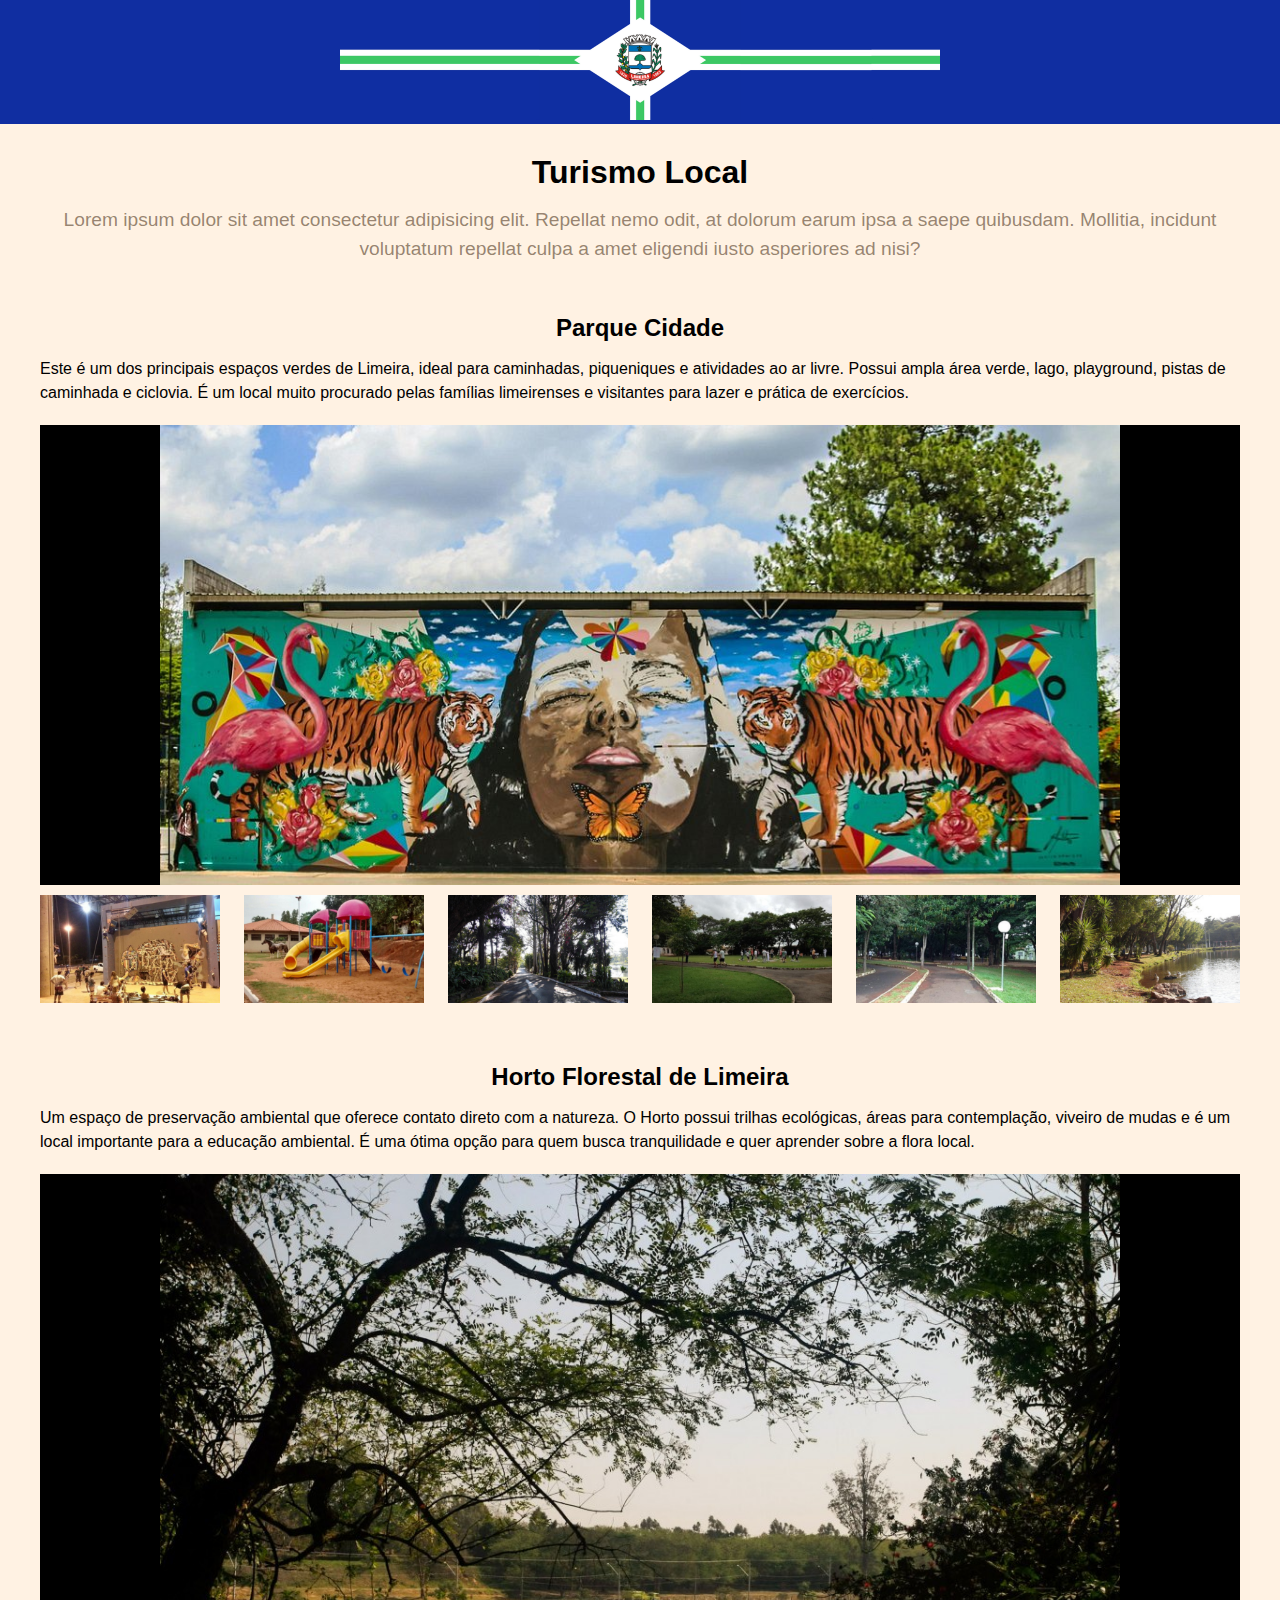
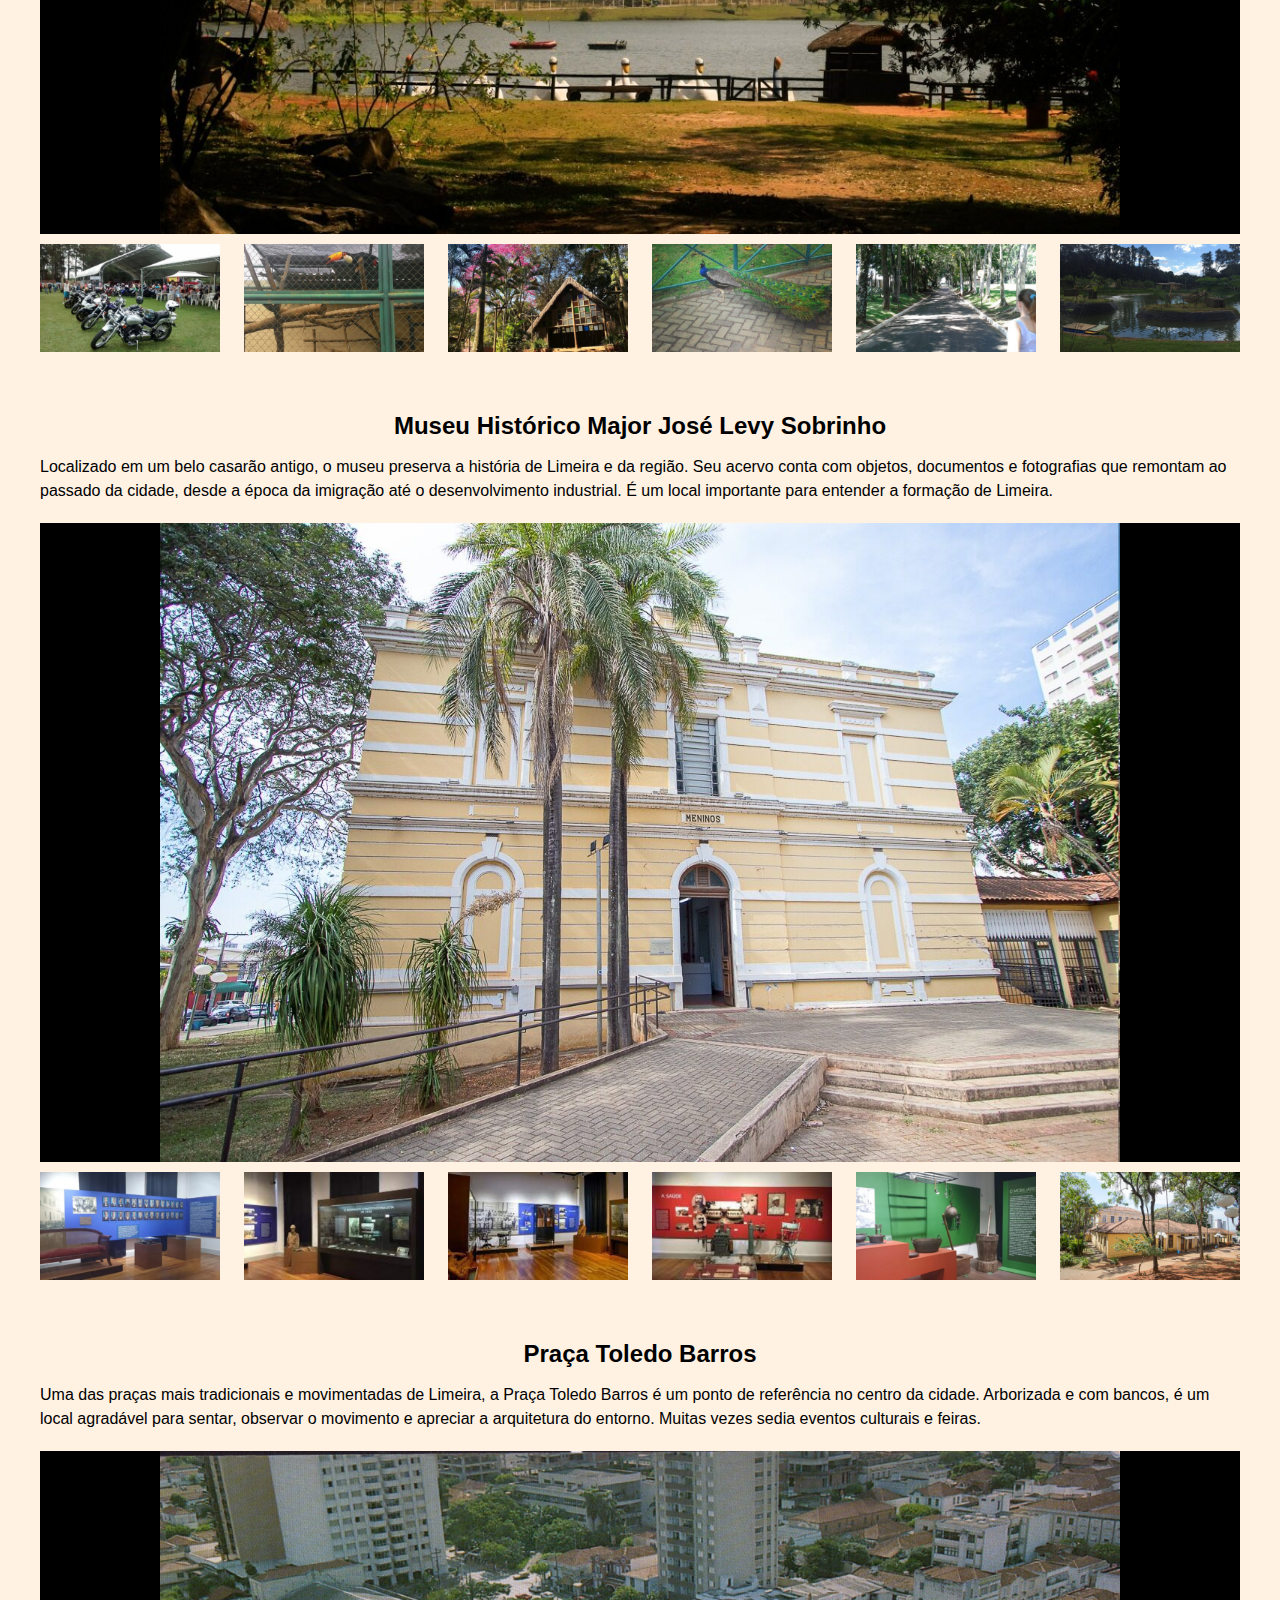
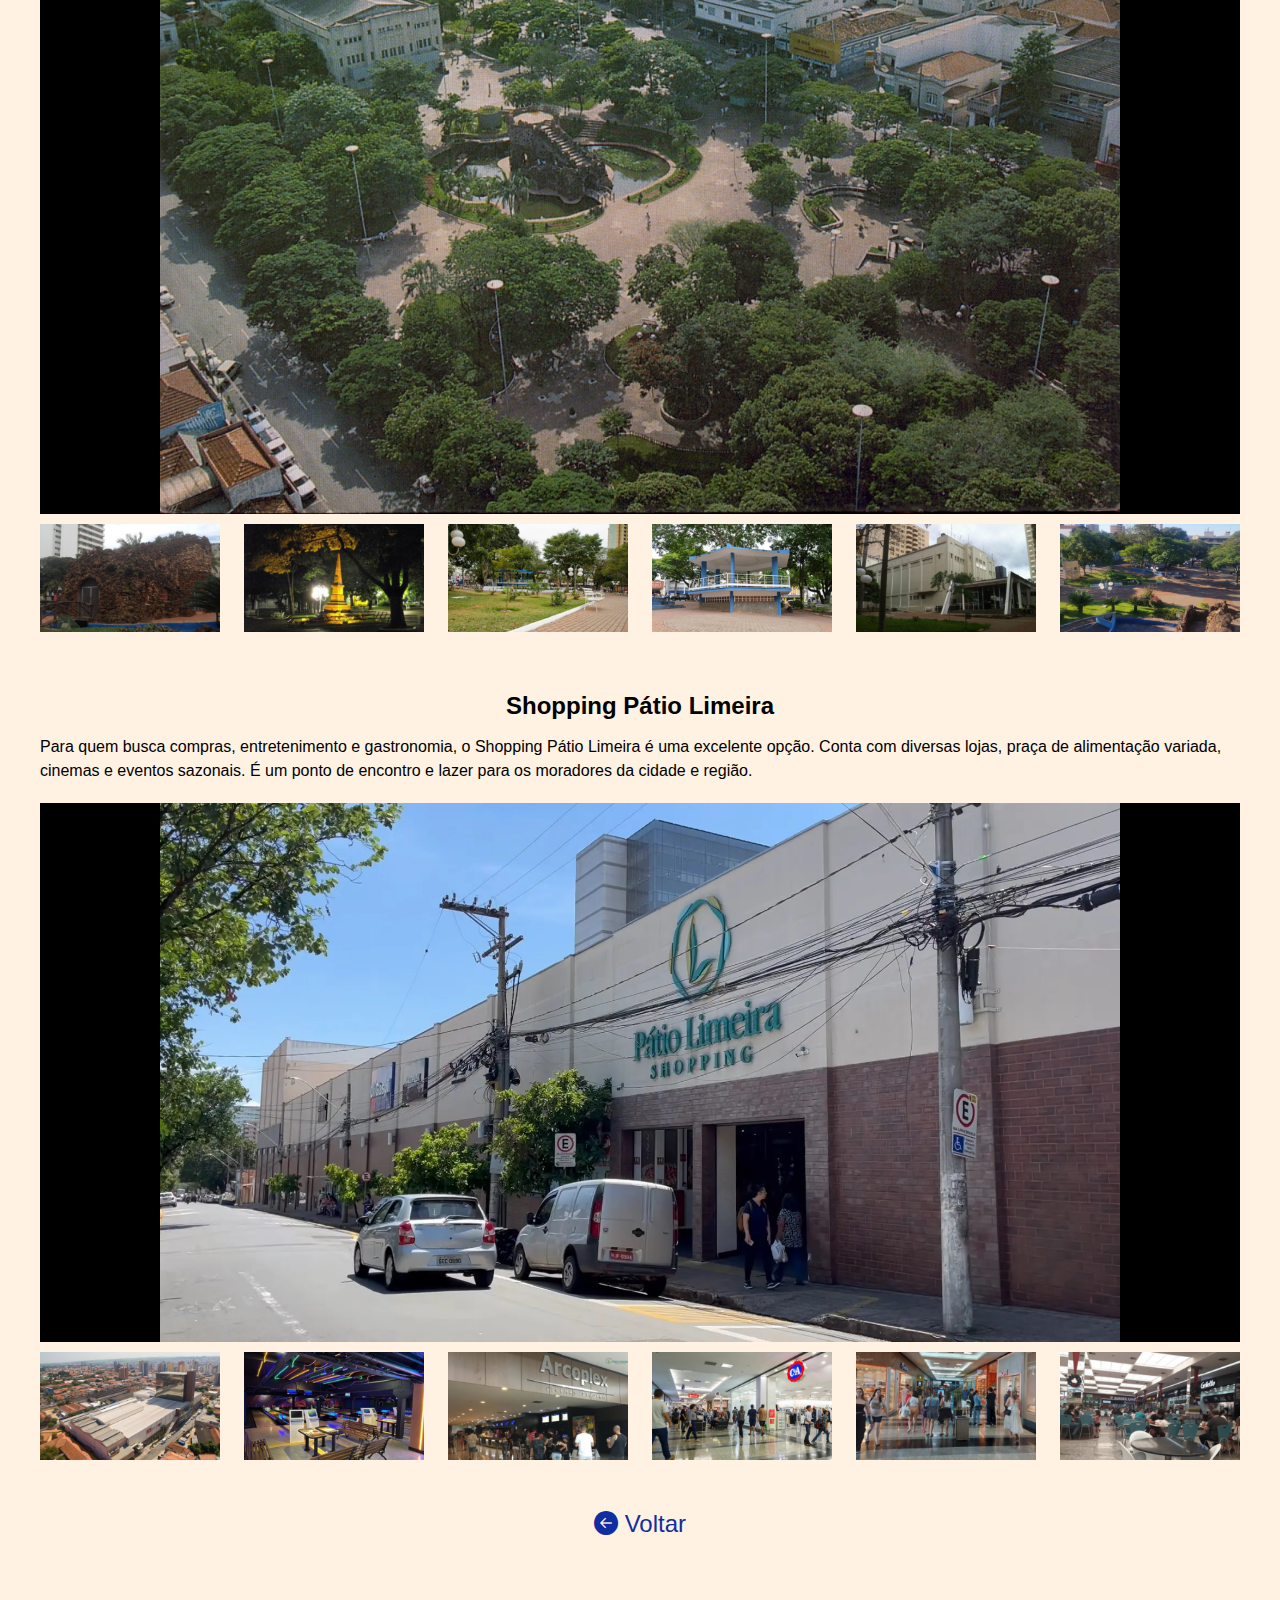
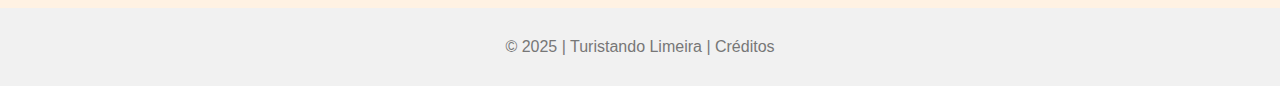
<file: turismo.html>
<!DOCTYPE html>
<html lang="pt-BR">

<!-- Pontos turísticos: Página com relação dos pontos turísticos, incluindo um breve texto e fotos sobre cada ponto. -->


<head>
    <meta charset="UTF-8">
    <meta name="viewport" content="width=device-width, initial-scale=1.0">
    <title>Turistando Limeira - Turismo Local</title>
    <meta name="description" content="Pagina com conteudo sobre a cidade de limeira">
    <link rel="stylesheet" href="style.css">
</head>

<body>
    <header>
        <img src="imagens/cabecalho-bandeira.png" alt="Cabeçalho da Pagina">
    </header>
    <main>
        <section class="destaque">
            <h1>Turismo Local</h1>
            <p>Lorem ipsum dolor sit amet consectetur adipisicing elit. Repellat nemo odit, at dolorum earum ipsa a
                saepe quibusdam. Mollitia, incidunt voluptatum repellat culpa a amet eligendi iusto asperiores ad nisi?
            </p>
        </section>

        <section class="grid-turismo">
            <div>
                <h2>Parque Cidade</h2>
                <p>Este é um dos principais espaços verdes de Limeira, ideal para caminhadas, piqueniques e atividades
                    ao ar livre. Possui ampla área verde, lago, playground, pistas de caminhada e ciclovia. É um local
                    muito procurado pelas famílias limeirenses e visitantes para lazer e prática de exercícios.</p>
                <div class="turismo-destaque">
                    <img src="imagens/parque-cidade-de-limeira.jpg" alt="Imagem sobre o Municipio de limeira">
                </div>
                <div class="turismo-miniatura">
                    <img src="imagens/parque-cidade (1).png" alt="Imagem sobre o Parque Cidade">
                    <img src="imagens/parque-cidade (2).png" alt="Imagem sobre o Parque Cidade">
                    <img src="imagens/parque-cidade (3).png" alt="Imagem sobre o Parque Cidade">
                    <img src="imagens/parque-cidade (4).png" alt="Imagem sobre o Parque Cidade">
                    <img src="imagens/parque-cidade (5).png" alt="Imagem sobre o Parque Cidade">
                    <img src="imagens/parque-cidade (6).png" alt="Imagem sobre o Parque Cidade">
                </div>
            </div>
        </section>

        <section class="grid-turismo">
            <div>
                <h2>Horto Florestal de Limeira</h2>
                <p>Um espaço de preservação ambiental que oferece contato direto com a natureza. O Horto possui trilhas
                    ecológicas, áreas para contemplação, viveiro de mudas e é um local importante para a educação
                    ambiental. É uma ótima opção para quem busca tranquilidade e quer aprender sobre a flora local.</p>
                <div class="turismo-destaque">
                    <img src="imagens/horto-limeira.jpg" alt="Imagem sobre o Horto de limeira">
                </div>
                <div class="turismo-miniatura">
                    <img src="imagens/horto (1).png" alt="Imagem sobre o Horto de Limeira">
                    <img src="imagens/horto (2).png" alt="Imagem sobre o Horto de Limeira">
                    <img src="imagens/horto (3).png" alt="Imagem sobre o Horto de Limeira">
                    <img src="imagens/horto (4).png" alt="Imagem sobre o Horto de Limeira">
                    <img src="imagens/horto (5).png" alt="Imagem sobre o Horto de Limeira">
                    <img src="imagens/horto (6).png" alt="Imagem sobre o Horto de Limeira">

                </div>
            </div>
        </section>

        <section class="grid-turismo">
            <div>
                <h2>Museu Histórico Major José Levy Sobrinho</h2>
                <p>Localizado em um belo casarão antigo, o museu preserva a história de Limeira e da região. Seu acervo
                    conta com objetos, documentos e fotografias que remontam ao passado da cidade, desde a época da
                    imigração até o desenvolvimento industrial. É um local importante para entender a formação de
                    Limeira.</p>
                <div class="turismo-destaque">
                    <img src="imagens/museu-limeira.jpg" alt="Imagem sobre o Museu de limeira">
                </div>
                <div class="turismo-miniatura">
                    <img src="imagens/museu (1).png" alt="Imagem sobre o Museu de limeira">
                    <img src="imagens/museu (2).png" alt="Imagem sobre o Museu de limeira">
                    <img src="imagens/museu (3).png" alt="Imagem sobre o Museu de limeira">
                    <img src="imagens/museu (4).png" alt="Imagem sobre o Museu de limeira">
                    <img src="imagens/museu (6).png" alt="Imagem sobre o Museu de limeira">
                    <img src="imagens/museu (5).png" alt="Imagem sobre o Museu de limeira">
                </div>
        </section>

        <section class="grid-turismo">
            <div>
                <h2>Praça Toledo Barros</h2>
                <p>Uma das praças mais tradicionais e movimentadas de Limeira, a Praça Toledo Barros é um ponto de
                    referência no centro da cidade. Arborizada e com bancos, é um local agradável para sentar, observar
                    o movimento e apreciar a arquitetura do entorno. Muitas vezes sedia eventos culturais e feiras.</p>

                    <div class="turismo-destaque">
                        <img src="imagens/praca-toledo-barros.jpg" alt="Imagem sobre a Praça Toledo de Barros">
                    </div>
                    <div class="turismo-miniatura">
                        <img src="imagens/praca-toledo-barros (1).png" alt="Imagem sobre a Praça Toledo de Barros">
                        <img src="imagens/praca-toledo-barros (2).png" alt="Imagem sobre a Praça Toledo de Barros">
                        <img src="imagens/praca-toledo-barros (3).png" alt="Imagem sobre a Praça Toledo de Barros">
                        <img src="imagens/praca-toledo-barros (4).png" alt="Imagem sobre a Praça Toledo de Barros">
                        <img src="imagens/praca-toledo-barros (8).png" alt="Imagem sobre a Praça Toledo de Barros">
                        <img src="imagens/praca-toledo-barros (7).png" alt="Imagem sobre a Praça Toledo de Barros">

                    </div>
            </div>
        </section>

        <section class="grid-turismo">
            <div>
                <h2>Shopping Pátio Limeira</h2>
                <p>Para quem busca compras, entretenimento e gastronomia, o Shopping Pátio Limeira é uma excelente
                    opção. Conta com diversas lojas, praça de alimentação variada, cinemas e eventos sazonais. É um
                    ponto de encontro e lazer para os moradores da cidade e região.</p>
                <div class="turismo-destaque">
                    <img src="imagens/shopping.jpg" alt="Imagem sobre o Shopping Patio de limeira">
                </div>
                <div class="turismo-miniatura">
                    <img src="imagens/shopping-patio (1).png" alt="Imagem sobre o Shopping Patio de limeira">
                    <img src="imagens/shopping-patio (2).png" alt="Imagem sobre o Shopping Patio de limeira">
                    <img src="imagens/shopping-patio (3).png" alt="Imagem sobre o Shopping Patio de limeira">
                    <img src="imagens/shopping-patio (4).png" alt="Imagem sobre o Shopping Patio de limeira">
                    <img src="imagens/shopping-patio (5).png" alt="Imagem sobre o Shopping Patio de limeira">
                    <img src="imagens/shopping-patio (6).png" alt="Imagem sobre o Shopping Patio de limeira">
                </div>
            </div>
        </section>


        <section class="voltar">
            <a href="index.html"><i class="bi bi-arrow-left-circle-fill"></i> Voltar</a>
        </section>

        <!-- <h2>Acesse Nossa Redes</h2>
        <section class="redes-sociais">
            <a href="https://facebook.com" target="_blank"><i class="bi bi-facebook"></i> Facebook</a>
            <a href="https://youtube.com" target="_blank"><i class="bi bi-youtube"></i> Youtube</a>
            <a href="https://instagram.com" target="_blank"><i class="bi bi-instagram"></i> Instagram</a>
            <a href="https://whatsapp.com" target="_blank"><i class="bi bi-whatsapp"></i> Whatsapp</a>
            <a href="https://tiktok.com" target="_blank"><i class="bi bi-tiktok"></i> TikTok</a>
        </section> -->

    </main>
    <footer>
        &copy; 2025 | Turistando Limeira | Créditos
    </footer>

</body>

</html>
</file>
<file: style.css>
@import url("https://cdn.jsdelivr.net/npm/bootstrap-icons@1.13.1/font/bootstrap-icons.min.css");

* {
    margin: 0;
    padding: 0;
    box-sizing: border-box;
}

header {
    background-color: #102ea1;
    text-align: center;
    margin: 0px;
    padding: 0px;
}

.banner{
    width: 100%;
}

body {
    font-family: Arial, Helvetica, sans-serif;
    background:rgb(255, 242, 227)
    /* background-image: url("imagens/cidade.png");
    background-repeat: no-repeat;
    background-size: cover; */
}

a {
    text-decoration: none;
    color: #102ea1;
}

a:hover {
    text-decoration: underline;
}

section {
    margin-bottom: 40px;
}

h2 {
    text-align: center;
    margin-top: 50px;
}

.destaque {
    text-align: center;

    p {
        color: #33170085;
        font-size: 1.2rem;
        line-height: 150%;
    }

    h1 {
        font-size: 2rem;
        margin-bottom: 15px;
        font-weight: 600;
        /* carga com valores de 100 a 900  se a fonte permitir */
        /* font-style: italic; */
    }
}

footer {
    background-color: #f1f1f1;
    padding: 30px;
    text-align: center;
    color: #777;
}

main {
    width: 1200px;
    /* Fixa a largura */
    margin: 0 auto 0 auto;
    /* Centraliza o container (elemento d bloco)*/
    padding: 30px 0px 30px 0px;
}

.grid-home {
    display: flex;
    flex-wrap: wrap;
    gap: 30px;

    * {
        flex-basis: 300px;
        flex-grow: 1;
        flex-shrink: 1;
    }

    a {
        text-decoration: none;
        color: #4d1f00;
    }
}

.card {
    box-shadow: 0 5px 10px rgba(0, 0, 0, 0.1);
    padding-bottom: 20px;
    border-radius: 20px;
    text-align: center;

    img {
        width: 100%;
        object-fit: cover;
        height: 200px;
    }

    h3 {
        color: #382200;
        margin: 15px 0 5px 0;
    }

    p {
        font-size: 1rem;
        padding: 0px 10px;
    }
}

.card:hover {
    transform: translateY(-8px);
}

.redes-sociais {
    display: flex;
    justify-content: center;
    flex-wrap: wrap;
    gap: 10px;
    margin-top: 10px;

    a {
        background-color: #aaa;
        padding: 10px;
        text-decoration: none;
        color: white;
        border-radius: 10px;
    }

    a:hover {
        transform: translateY(-2px);
    }

    a:nth-child(1) {
        background-color: #3b5998;

    }

    a:nth-child(2) {
        background-color: #ff0000;
    }

    a:nth-child(3) {
        background: linear-gradient(45deg, #405de6, #5851db, #833ab4, #c13584, #e1306c, #fd1d1d);
    }

    a:nth-child(4) {
        background-color: #25d366;
    }

    a:nth-child(5) {
        background-color: #000;
    }
    a:nth-child(6){
        background-color: rgb(218, 131, 1);
    }
}

.voltar {
    text-align: center;
    margin-top: 20px;
    font-size: 1.5rem;
}

.grid-municipio{
    display: flex;
    justify-content: center;
    gap: 1.5rem;
    align-items: flex-start;
    div {
        flex-grow: 1;
        flex-shrink: 1;
        flex-basis: 300px;
    }
    h2 {
        text-align: start;
        margin-bottom: 10px;
        margin-top: 0px;
    }
    p {
        line-height: 150%;
        margin-bottom: 15px;
    }
}
.foto-municipio {
    float: left;
    width: 500px;
    margin-bottom: 20px;
    margin-right: 20px;
}
.foto-catedral{
   float: right;
   width: 500px;
   margin-bottom: 20px;
   margin-left: 20px; 
}


.grid-turismo {
    display: flex;
    justify-content: space-between;
    gap: 1.5rem;
    align-items: flex-start;
    div {
        flex-grow: 1;
        flex-shrink: 1;
        flex-basis: 200px;
    }
    /* img {
        width: 100%;
    } */
    h2 {
        text-align: center;
        margin-bottom: 15px;
        margin-top: 10px;
    }
    p {
        line-height: 150%;
        margin-bottom: 15px;
    }
}
.turismo-destaque{
    display: flex;
    justify-content: center;
    margin: 20px 0px 10px 0px;
    background-color: #000;
    
    img{
        width: 80%;
    }
}

.turismo-miniatura{
    display: flex;
    justify-content: space-between;
    margin: 10px 0px 10px 0px;

    img{
        width: 15%;
    }
}

.grid-comercio{
    display: block;
    justify-content:center;
    gap: 2rem;
    align-items:flex-start;
    div {
        flex-grow: 1;
        flex-shrink: 1;
        /* flex-basis: 800px; */
    }
    h2 {
        text-align:center;
        margin-bottom: 30px;
        margin-top: 20px;
    }
    p {
        line-height: 150%;
        margin-bottom: 20px;
    }
    img{
        width: 32%;
    }
    ul, ol{
        padding-left: 20px;
        list-style: square;
        li{
            line-height: 175%;
        }
    }
}

.grid-localizacao{
    display: flex;
    justify-content: center;
    margin: 20px;
    iframe{
        width: 80%;
        height: 600px;
    }
}
.grid-pontos{
    display: block;
    justify-content: center;
    margin: 20px 10 30px 10px;
    div {
        flex-grow: 1;
        flex-shrink: 1;
    }
    table{
        width: 100%;
        border-collapse: collapse;
        text-align: center;
    }
    th{
        text-align: center; 
    }
    .tabela1 th{
        background-color: #aaa;
        border: 2px solid #aaa;
        padding: 8px;
    }
    .tabela1 td{
        border: 2px solid #ccc;
        padding: 8px;
    }
    ul{
        margin-top: 15px;
        padding: 8px;
        text-align: center;
        list-style: none;
        li{
            line-height: 200%;
        }
    }
    
}

.grid-contato{
    display:flex;
    justify-content:center;
    margin: 5% 20%;

    div{                    
        flex-basis: 45%;
        flex-grow: 1;
        flex-shrink: 1;
    }
    label{
        display:flex;
        text-transform: uppercase;
        font-weight: bold;
        font-size: 0.9rem;
        margin-top: 20px;
        color:#5e2b01;
    }
    input[type=text], input[type=email], textarea{
        padding: 10px;
        width: 90%;
        border: 1px solid #bbb;
        border-radius: 5px;
    }
    select{
        padding: 5px;
        border: 2px solid #bbb;
        border-radius: 5px;
    }
    input[type=checkbox]{
        margin-top: 20px;
        margin-bottom: 20px;
    }
}
.grid-esporte{
    text-align: center;
    display: block;
    justify-content: center;
    gap: 1.5rem;
    div {
        flex-grow: 1;
        flex-shrink: 1;
        flex-basis: 300px;
    }
    h2 {
        text-align: center;
        margin-bottom: 20px;
        margin-top: 10px;
    }
    p {
        line-height: 150%;
        margin-bottom: 10px;
    }
    iframe{
        width: 70%;
        height: 480px;
        /* height: 60vh; */
    }
}

@media screen and (max-width: 800px){
    main{
        width: 100%;
        padding: 10px;
    }

    .grid-home{
        *{
            flex-basis: 100%;
        }
    }

    .grid-municipio,
    .grid-comercio,
    .grid-esporte,
    .grid-turismo,
    .grid-pontos,
    .grid-contato,
    .form-group{
        flex-direction: column;
        align-items: center;
        text-align: center;

    }
    .grid-esporte{
        iframe{
            width: 95%;
            height: 30vh;
        }
        video{
            width: 95%;
        }
    }
    *{
        text-align: center;
        img{
            width: 100%;
        }
    }
    .grid-municipio{
        img{
            float: none;
            width: 100%;
        }
    }
    .rolagem{
        overflow-x: auto;
        width: 100%;
    }
}
</file>
